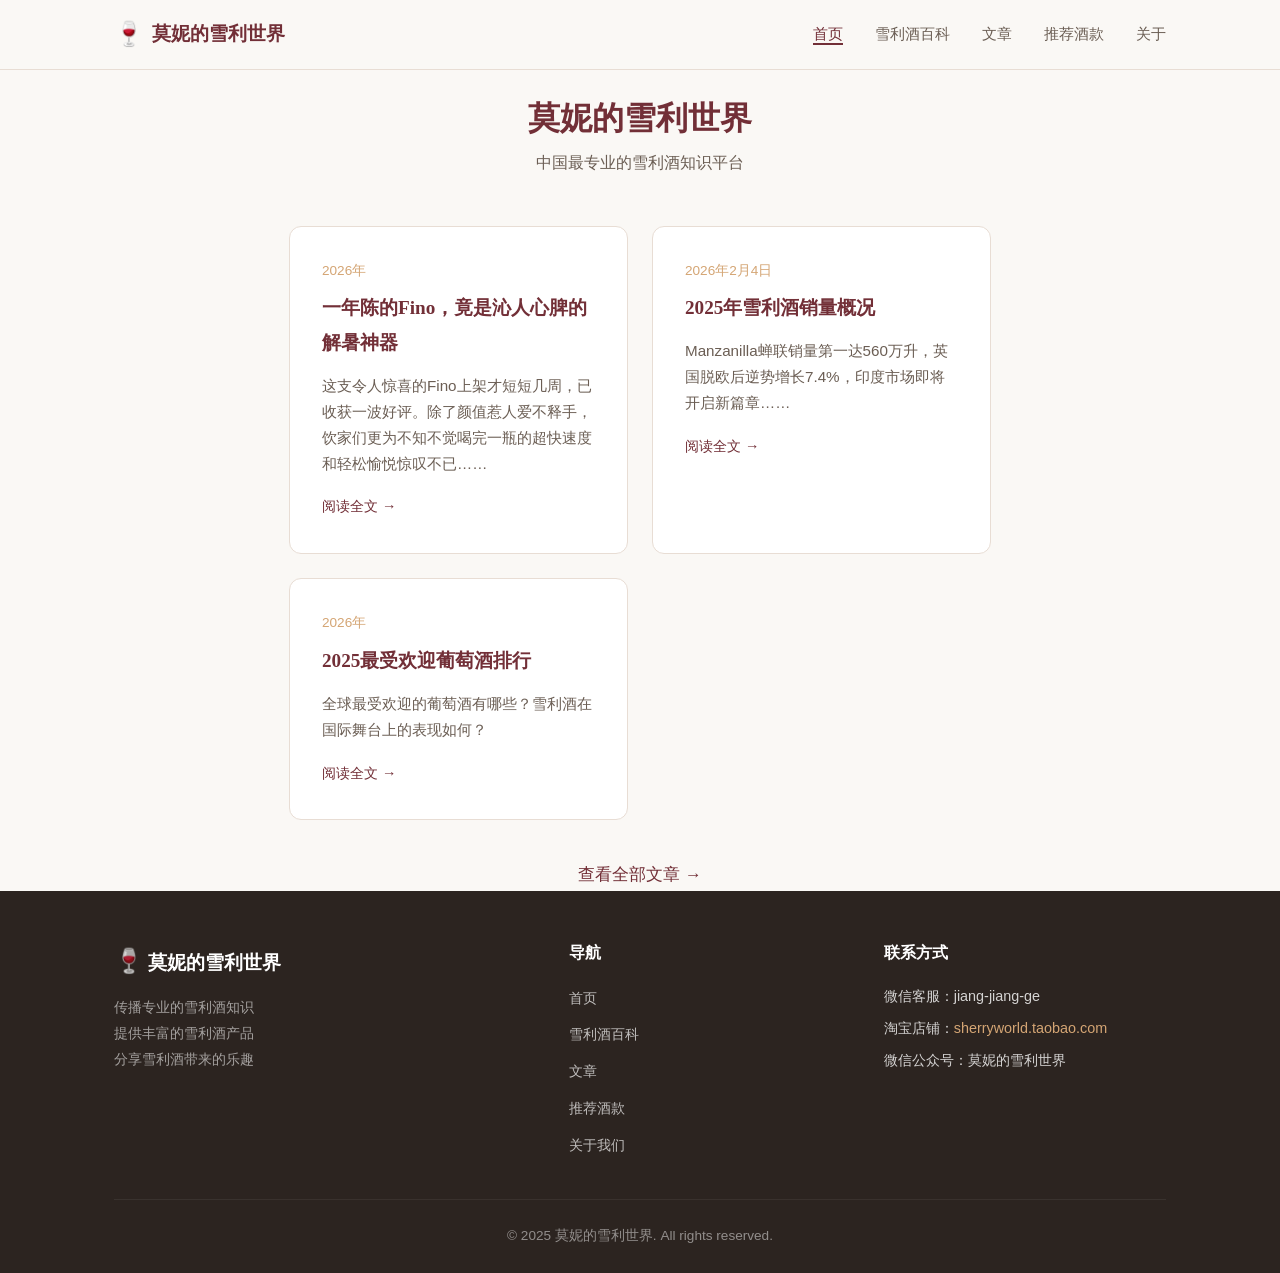
<file: index.html>
<!DOCTYPE html>
<html lang="zh-CN">
<head>
    <meta charset="UTF-8">
    <meta name="viewport" content="width=device-width, initial-scale=1.0">
    <title>莫妮的雪利世界 | 中国最专业的雪利酒知识平台</title>
    <meta name="description" content="中国最专业的雪利酒知识平台 - 雪利酒文化、品鉴与产区故事。">
    <meta name="msvalidate.01" content="79F5A1FC90BFB79ED8CACB3F2DA155F7" />
    <link rel="canonical" href="https://sherryworld.cn/">
    <link rel="stylesheet" href="style.css">
</head>
<body>
    <nav class="navbar">
        <div class="container nav-container">
            <a href="index.html" class="logo">
                <span class="logo-icon">🍷</span>
                <span class="logo-text">莫妮的雪利世界</span>
            </a>
            <ul class="nav-links">
                <li><a href="index.html" class="active">首页</a></li>
                <li><a href="guide.html">雪利酒百科</a></li>
                <li><a href="articles.html">文章</a></li>
                <li><a href="products.html">推荐酒款</a></li>
                <li><a href="about.html">关于</a></li>
            </ul>
            <button class="mobile-menu-btn" aria-label="菜单">☰</button>
        </div>
    </nav>

    <div class="article-page" style="padding-top: 6rem;">
        <div class="container">
            <h1 style="text-align:center; margin-bottom: 0.5rem;">莫妮的雪利世界</h1>
            <p style="text-align:center; color: var(--color-text-light); margin-bottom: 3rem;">中国最专业的雪利酒知识平台</p>

            <div class="articles-grid">
                <a href="articles/fino-summer-drink-2fcde904.html" class="article-card">
                    <div class="article-date">2026年</div>
                    <h3>一年陈的Fino，竟是沁人心脾的解暑神器</h3>
                    <p>这支令人惊喜的Fino上架才短短几周，已收获一波好评。除了颜值惹人爱不释手，饮家们更为不知不觉喝完一瓶的超快速度和轻松愉悦惊叹不已……</p>
                    <span class="read-more">阅读全文 →</span>
                </a>
                <a href="articles/2025-sherry-sales.html" class="article-card">
                    <div class="article-date">2026年2月4日</div>
                    <h3>2025年雪利酒销量概况</h3>
                    <p>Manzanilla蝉联销量第一达560万升，英国脱欧后逆势增长7.4%，印度市场即将开启新篇章……</p>
                    <span class="read-more">阅读全文 →</span>
                </a>
                <a href="articles/2025-popular-wines.html" class="article-card">
                    <div class="article-date">2026年</div>
                    <h3>2025最受欢迎葡萄酒排行</h3>
                    <p>全球最受欢迎的葡萄酒有哪些？雪利酒在国际舞台上的表现如何？</p>
                    <span class="read-more">阅读全文 →</span>
                </a>
            </div>

            <p style="text-align:center; margin-top: 2.5rem;">
                <a href="articles.html" class="read-more" style="font-size: 1.05rem;">查看全部文章 →</a>
            </p>
        </div>
    </div>

    <footer class="footer">
        <div class="container">
            <div class="footer-grid">
                <div class="footer-brand">
                    <span class="logo-icon">🍷</span>
                    <span class="logo-text">莫妮的雪利世界</span>
                    <p>传播专业的雪利酒知识<br>提供丰富的雪利酒产品<br>分享雪利酒带来的乐趣</p>
                </div>
                <div class="footer-links">
                    <h4>导航</h4>
                    <ul>
                        <li><a href="index.html">首页</a></li>
                        <li><a href="guide.html">雪利酒百科</a></li>
                        <li><a href="articles.html">文章</a></li>
                        <li><a href="products.html">推荐酒款</a></li>
                        <li><a href="about.html">关于我们</a></li>
                    </ul>
                </div>
                <div class="footer-contact">
                    <h4>联系方式</h4>
                    <p>微信客服：jiang-jiang-ge</p>
                    <p>淘宝店铺：<a href="https://sherryworld.taobao.com" target="_blank" rel="noopener">sherryworld.taobao.com</a></p>
                    <p>微信公众号：莫妮的雪利世界</p>
                </div>
            </div>
            <div class="footer-bottom">
                <p>&copy; 2025 莫妮的雪利世界. All rights reserved.</p>
            </div>
        </div>
    </footer>

    <script src="script.js"></script>
</body>
</html>
</file>
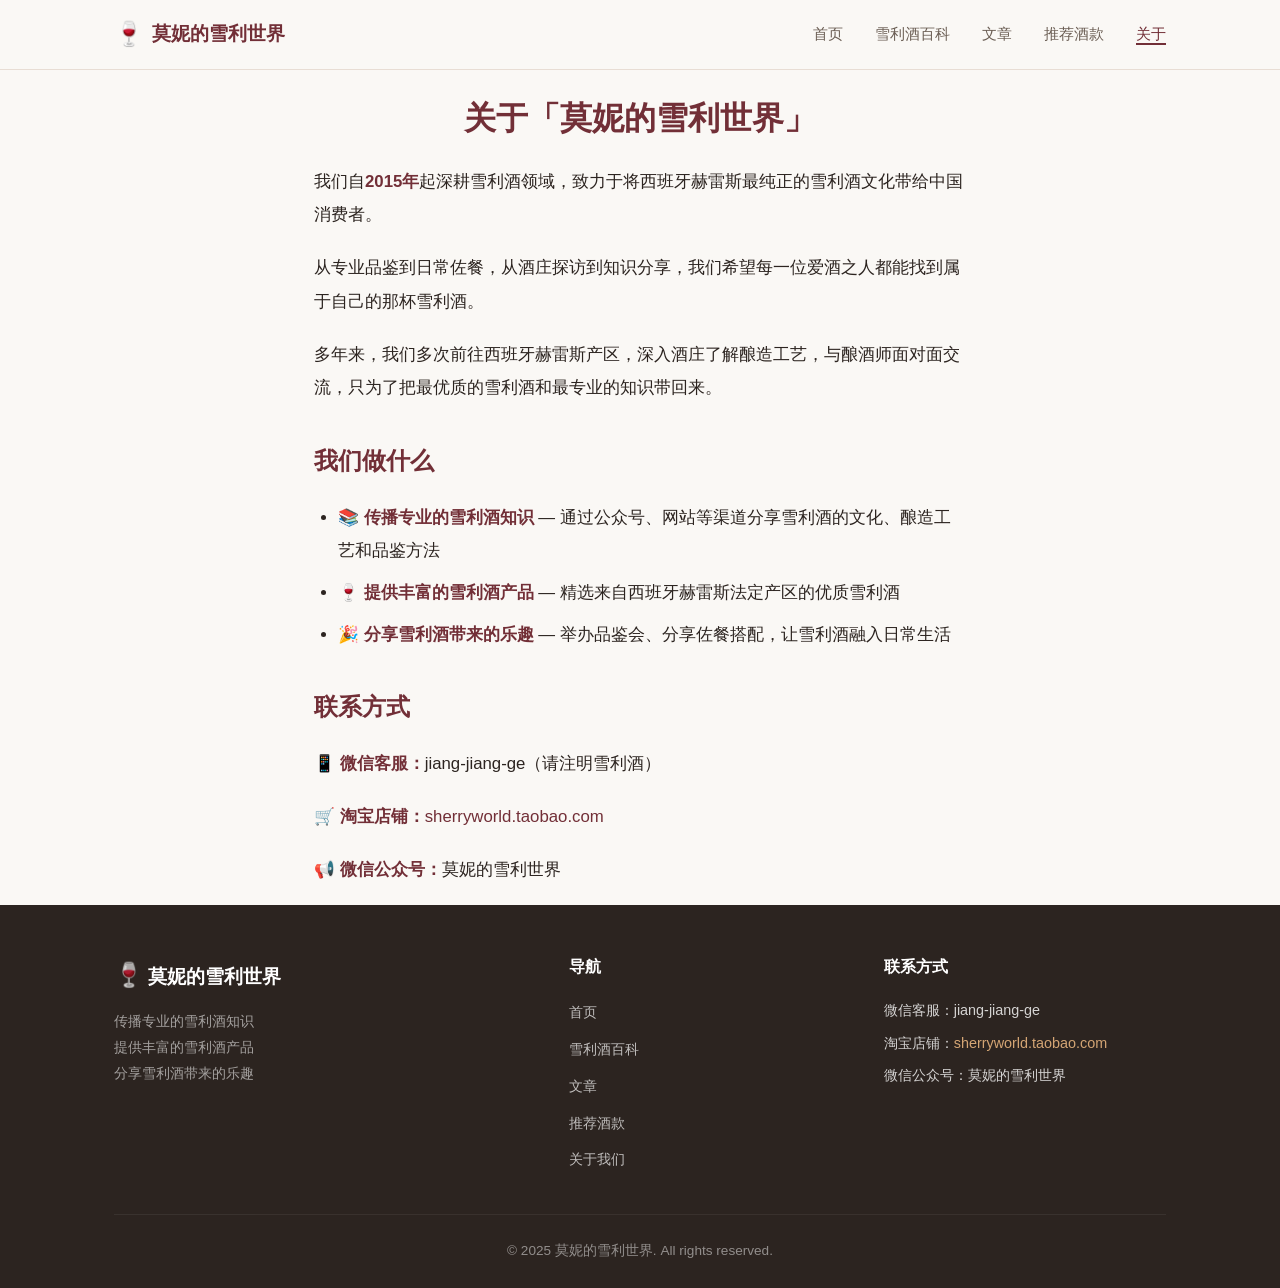
<file: about.html>
<!DOCTYPE html>
<html lang="zh-CN">
<head>
    <meta charset="UTF-8">
    <meta name="viewport" content="width=device-width, initial-scale=1.0">
    <title>关于 | 莫妮的雪利世界</title>
    <meta name="description" content="关于莫妮的雪利世界 - 自2015年起深耕雪利酒领域，致力于将西班牙赫雷斯最纯正的雪利酒文化带给中国消费者。">
    <link rel="canonical" href="https://sherryworld.cn/about.html">
    <link rel="stylesheet" href="style.css">
</head>
<body>
    <nav class="navbar">
        <div class="container nav-container">
            <a href="index.html" class="logo">
                <span class="logo-icon">🍷</span>
                <span class="logo-text">莫妮的雪利世界</span>
            </a>
            <ul class="nav-links">
                <li><a href="index.html">首页</a></li>
                <li><a href="guide.html">雪利酒百科</a></li>
                <li><a href="articles.html">文章</a></li>
                <li><a href="products.html">推荐酒款</a></li>
                <li><a href="about.html" class="active">关于</a></li>
            </ul>
            <button class="mobile-menu-btn" aria-label="菜单">☰</button>
        </div>
    </nav>

    <div class="article-page" style="padding-top: 6rem;">
        <div class="container" style="max-width: 700px;">
            <h1>关于「莫妮的雪利世界」</h1>

            <div class="article-body">
                <p>我们自<strong>2015年</strong>起深耕雪利酒领域，致力于将西班牙赫雷斯最纯正的雪利酒文化带给中国消费者。</p>

                <p>从专业品鉴到日常佐餐，从酒庄探访到知识分享，我们希望每一位爱酒之人都能找到属于自己的那杯雪利酒。</p>

                <p>多年来，我们多次前往西班牙赫雷斯产区，深入酒庄了解酿造工艺，与酿酒师面对面交流，只为了把最优质的雪利酒和最专业的知识带回来。</p>

                <h2>我们做什么</h2>
                <ul>
                    <li><strong>📚 传播专业的雪利酒知识</strong> — 通过公众号、网站等渠道分享雪利酒的文化、酿造工艺和品鉴方法</li>
                    <li><strong>🍷 提供丰富的雪利酒产品</strong> — 精选来自西班牙赫雷斯法定产区的优质雪利酒</li>
                    <li><strong>🎉 分享雪利酒带来的乐趣</strong> — 举办品鉴会、分享佐餐搭配，让雪利酒融入日常生活</li>
                </ul>

                <h2>联系方式</h2>
                <p>📱 <strong>微信客服：</strong>jiang-jiang-ge（请注明雪利酒）</p>
                <p>🛒 <strong>淘宝店铺：</strong><a href="https://sherryworld.taobao.com" target="_blank" rel="noopener">sherryworld.taobao.com</a></p>
                <p>📢 <strong>微信公众号：</strong>莫妮的雪利世界</p>
            </div>
        </div>
    </div>

    <footer class="footer">
        <div class="container">
            <div class="footer-grid">
                <div class="footer-brand">
                    <span class="logo-icon">🍷</span>
                    <span class="logo-text">莫妮的雪利世界</span>
                    <p>传播专业的雪利酒知识<br>提供丰富的雪利酒产品<br>分享雪利酒带来的乐趣</p>
                </div>
                <div class="footer-links">
                    <h4>导航</h4>
                    <ul>
                        <li><a href="index.html">首页</a></li>
                        <li><a href="guide.html">雪利酒百科</a></li>
                        <li><a href="articles.html">文章</a></li>
                        <li><a href="products.html">推荐酒款</a></li>
                        <li><a href="about.html">关于我们</a></li>
                    </ul>
                </div>
                <div class="footer-contact">
                    <h4>联系方式</h4>
                    <p>微信客服：jiang-jiang-ge</p>
                    <p>淘宝店铺：<a href="https://sherryworld.taobao.com" target="_blank" rel="noopener">sherryworld.taobao.com</a></p>
                    <p>微信公众号：莫妮的雪利世界</p>
                </div>
            </div>
            <div class="footer-bottom">
                <p>&copy; 2025 莫妮的雪利世界. All rights reserved.</p>
            </div>
        </div>
    </footer>

    <script src="script.js"></script>
</body>
</html>
</file>
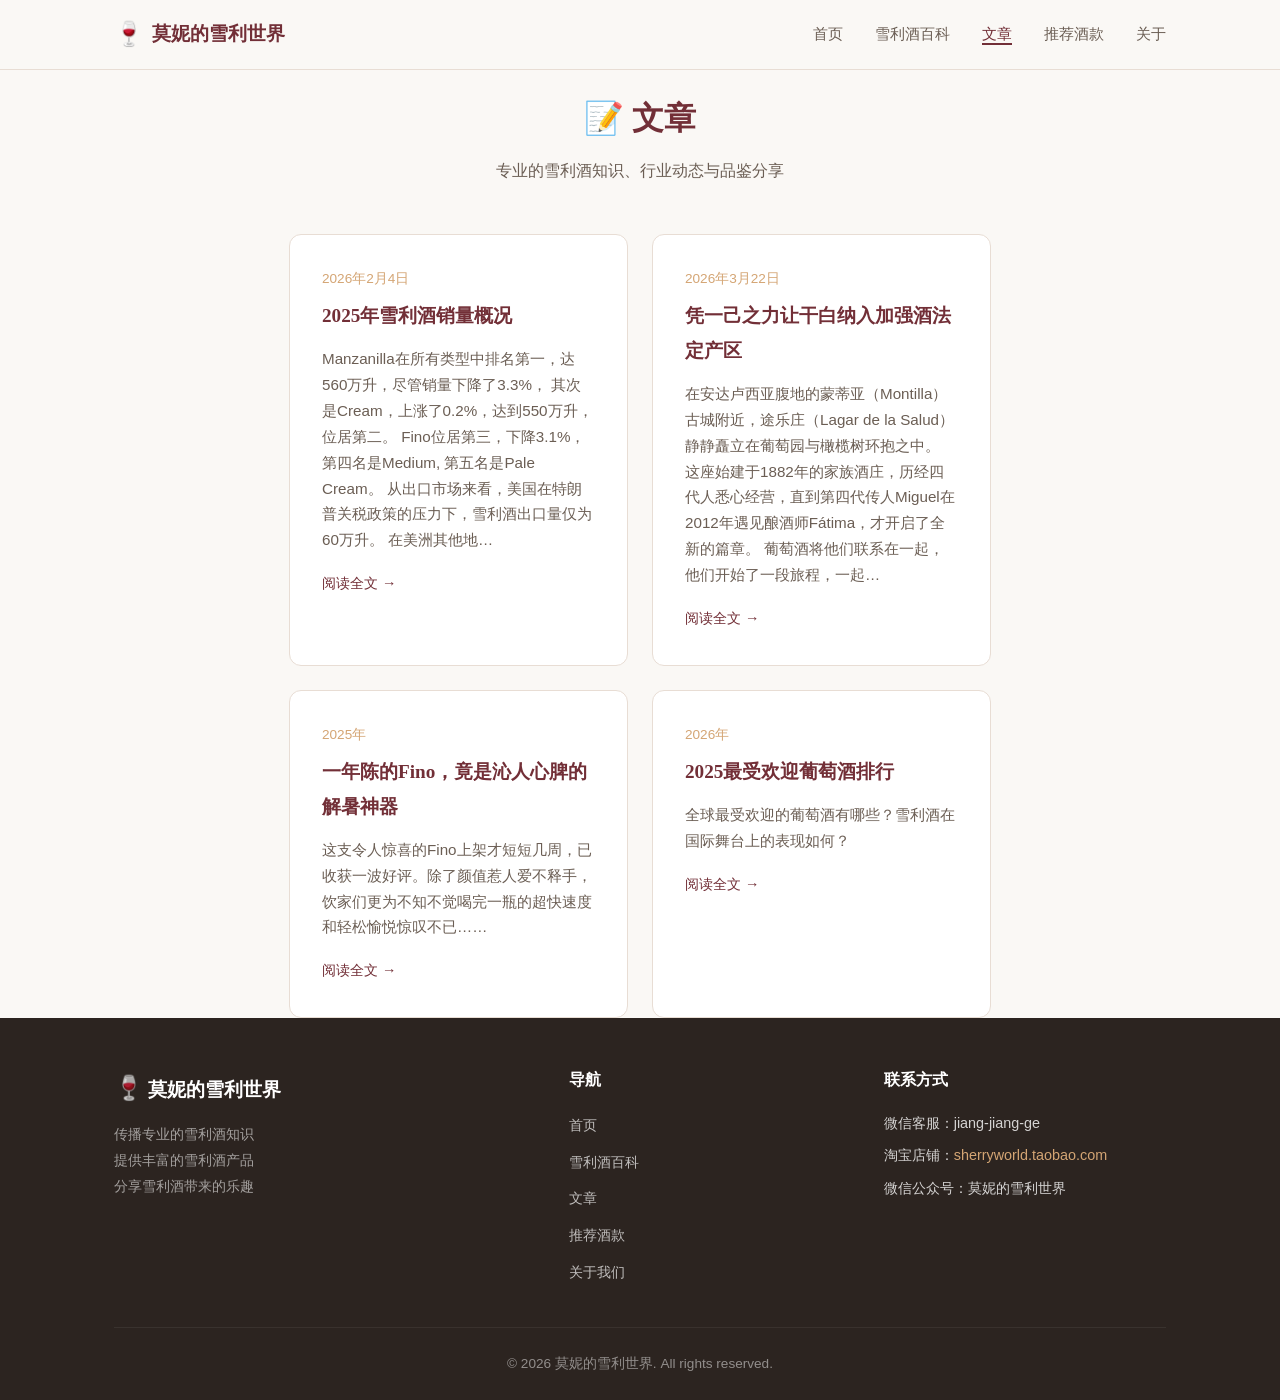
<file: articles.html>
<!DOCTYPE html>
<html lang="zh-CN">
<head>
    <meta charset="UTF-8">
    <meta name="viewport" content="width=device-width, initial-scale=1.0">
    <title>文章 | 莫妮的雪利世界</title>
    <meta name="description" content="莫妮的雪利世界文章合集 - 专业的雪利酒知识、行业动态、品鉴分享。">
    <meta name="keywords" content="雪利酒文章,雪利酒知识,雪利酒新闻,莫妮的雪利世界">
    <link rel="canonical" href="https://sherryworld.cn/articles.html">
    <link rel="stylesheet" href="style.css">
</head>
<body>
    <nav class="navbar">
        <div class="container nav-container">
            <a href="index.html" class="logo">
                <span class="logo-icon">🍷</span>
                <span class="logo-text">莫妮的雪利世界</span>
            </a>
            <ul class="nav-links">
                <li><a href="index.html">首页</a></li>
                <li><a href="guide.html">雪利酒百科</a></li>
                <li><a href="articles.html" class="active">文章</a></li>
                <li><a href="products.html">推荐酒款</a></li>
                <li><a href="about.html">关于</a></li>
            </ul>
            <button class="mobile-menu-btn" aria-label="菜单">☰</button>
        </div>
    </nav>

    <div class="article-page" style="padding-top: 6rem;">
        <div class="container">
            <h1 style="text-align:center; margin-bottom: 1rem;">📝 文章</h1>
            <p style="text-align:center; color: var(--color-text-light); margin-bottom: 3rem;">专业的雪利酒知识、行业动态与品鉴分享</p>

            <div class="articles-grid" id="articles-grid"></div>
            <p id="articles-load-status" style="text-align:center; color: var(--color-text-light); margin-top: 0.5rem;">加载中…</p>
            <p id="articles-error" style="display:none; text-align:center; color: #a33; margin-top: 0.5rem;"></p>
        </div>
    </div>

    <footer class="footer">
        <div class="container">
            <div class="footer-grid">
                <div class="footer-brand">
                    <span class="logo-icon">🍷</span>
                    <span class="logo-text">莫妮的雪利世界</span>
                    <p>传播专业的雪利酒知识<br>提供丰富的雪利酒产品<br>分享雪利酒带来的乐趣</p>
                </div>
                <div class="footer-links">
                    <h4>导航</h4>
                    <ul>
                        <li><a href="index.html">首页</a></li>
                        <li><a href="guide.html">雪利酒百科</a></li>
                        <li><a href="articles.html">文章</a></li>
                        <li><a href="products.html">推荐酒款</a></li>
                        <li><a href="about.html">关于我们</a></li>
                    </ul>
                </div>
                <div class="footer-contact">
                    <h4>联系方式</h4>
                    <p>微信客服：jiang-jiang-ge</p>
                    <p>淘宝店铺：<a href="https://sherryworld.taobao.com" target="_blank" rel="noopener">sherryworld.taobao.com</a></p>
                    <p>微信公众号：莫妮的雪利世界</p>
                </div>
            </div>
            <div class="footer-bottom">
                <p>&copy; 2026 莫妮的雪利世界. All rights reserved.</p>
            </div>
        </div>
    </footer>

    <script>
    (function () {
        var grid = document.getElementById('articles-grid');
        var loading = document.getElementById('articles-load-status');
        var errEl = document.getElementById('articles-error');
        if (!grid || !loading) return;

        fetch('articles.json', { cache: 'no-store' })
            .then(function (r) {
                if (!r.ok) throw new Error('http ' + r.status);
                return r.json();
            })
            .then(function (items) {
                loading.style.display = 'none';
                grid.innerHTML = '';
                if (!items || !items.length) {
                    var empty = document.createElement('p');
                    empty.style.cssText = 'grid-column:1/-1;text-align:center;color:var(--color-text-light)';
                    empty.textContent = '暂无已发布文章。';
                    grid.appendChild(empty);
                    return;
                }
                items.forEach(function (it) {
                    var a = document.createElement('a');
                    a.href = it.href || '#';
                    a.className = 'article-card';
                    var d = document.createElement('div');
                    d.className = 'article-date';
                    d.textContent = it.date_label || '';
                    var h3 = document.createElement('h3');
                    h3.textContent = it.title || '';
                    var p = document.createElement('p');
                    p.textContent = it.excerpt || '';
                    var span = document.createElement('span');
                    span.className = 'read-more';
                    span.textContent = '阅读全文 →';
                    a.appendChild(d);
                    a.appendChild(h3);
                    a.appendChild(p);
                    a.appendChild(span);
                    grid.appendChild(a);
                });
            })
            .catch(function () {
                loading.style.display = 'none';
                if (errEl) {
                    errEl.style.display = 'block';
                    errEl.textContent = '文章列表加载失败（缺少 articles.json 或网络错误），请刷新或联系管理员更新站点。';
                }
            });
    })();
    </script>
    <script src="script.js"></script>
</body>
</html>
</file>
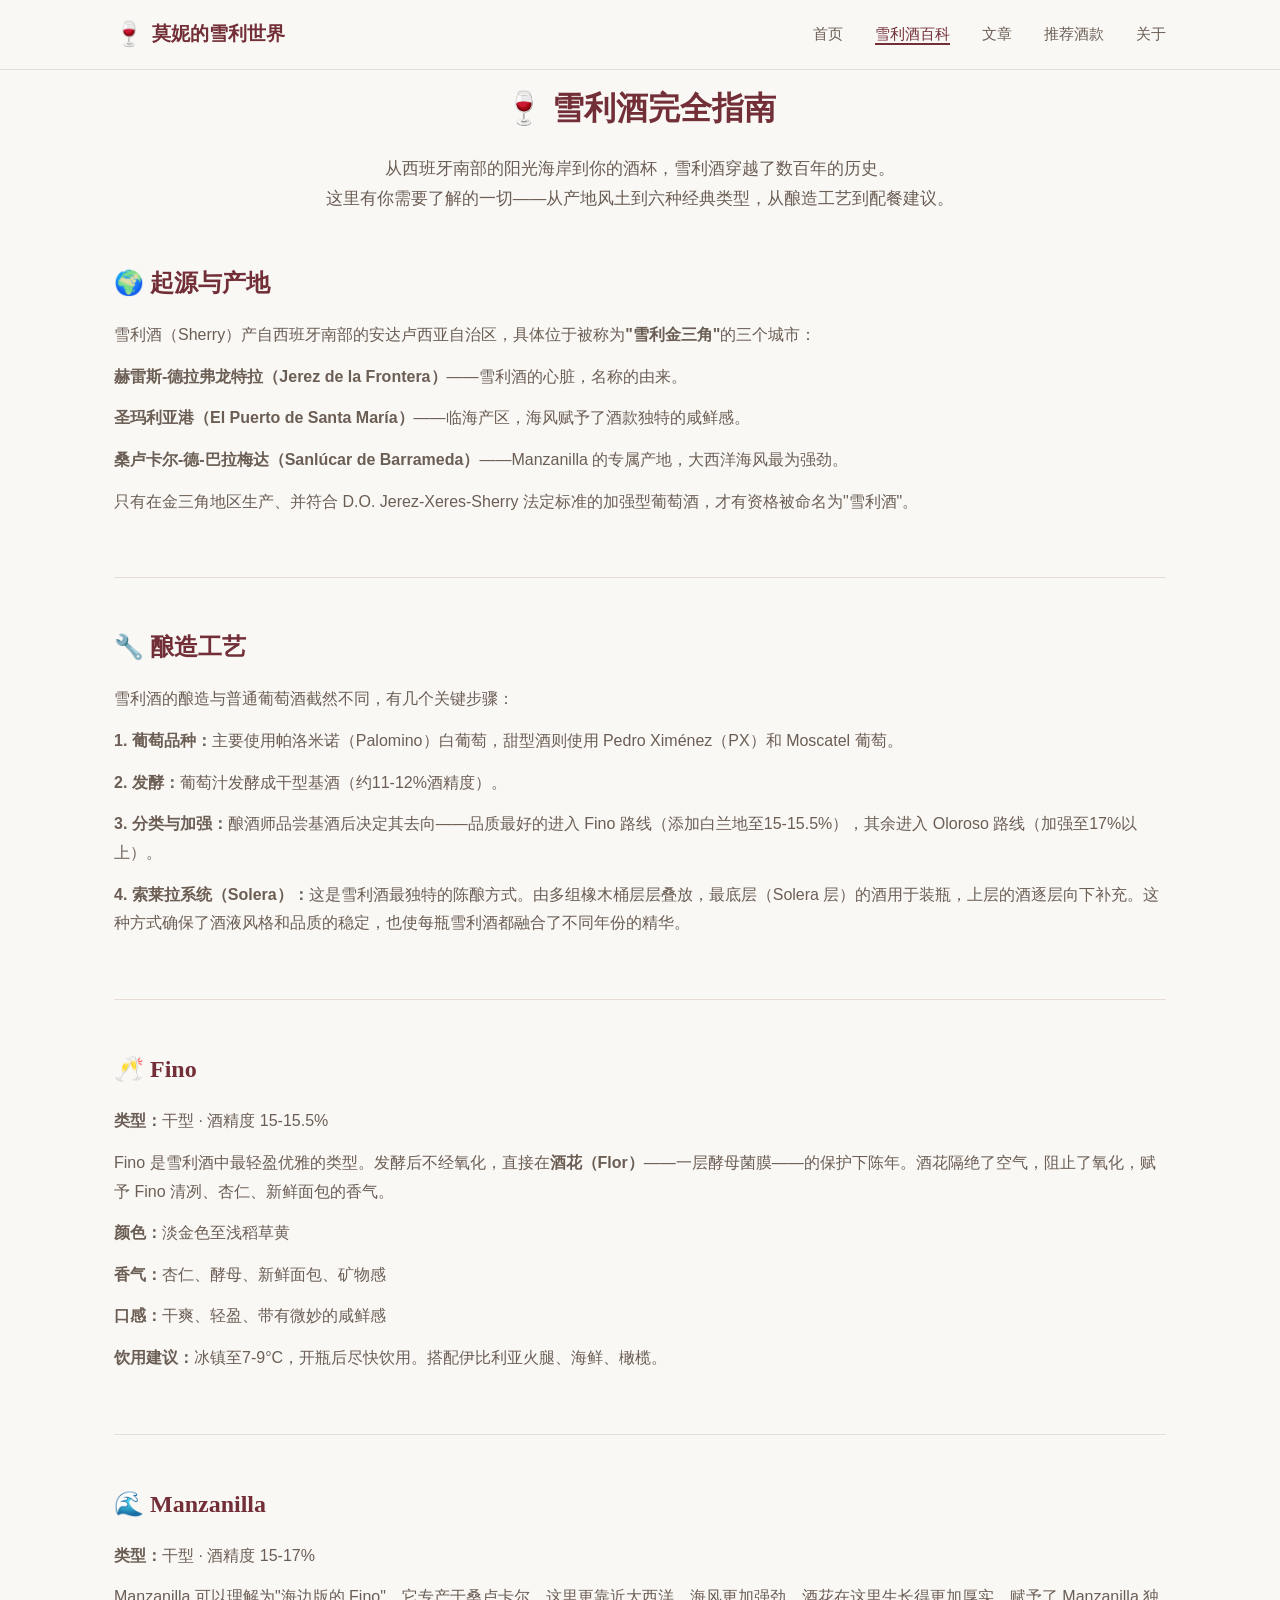
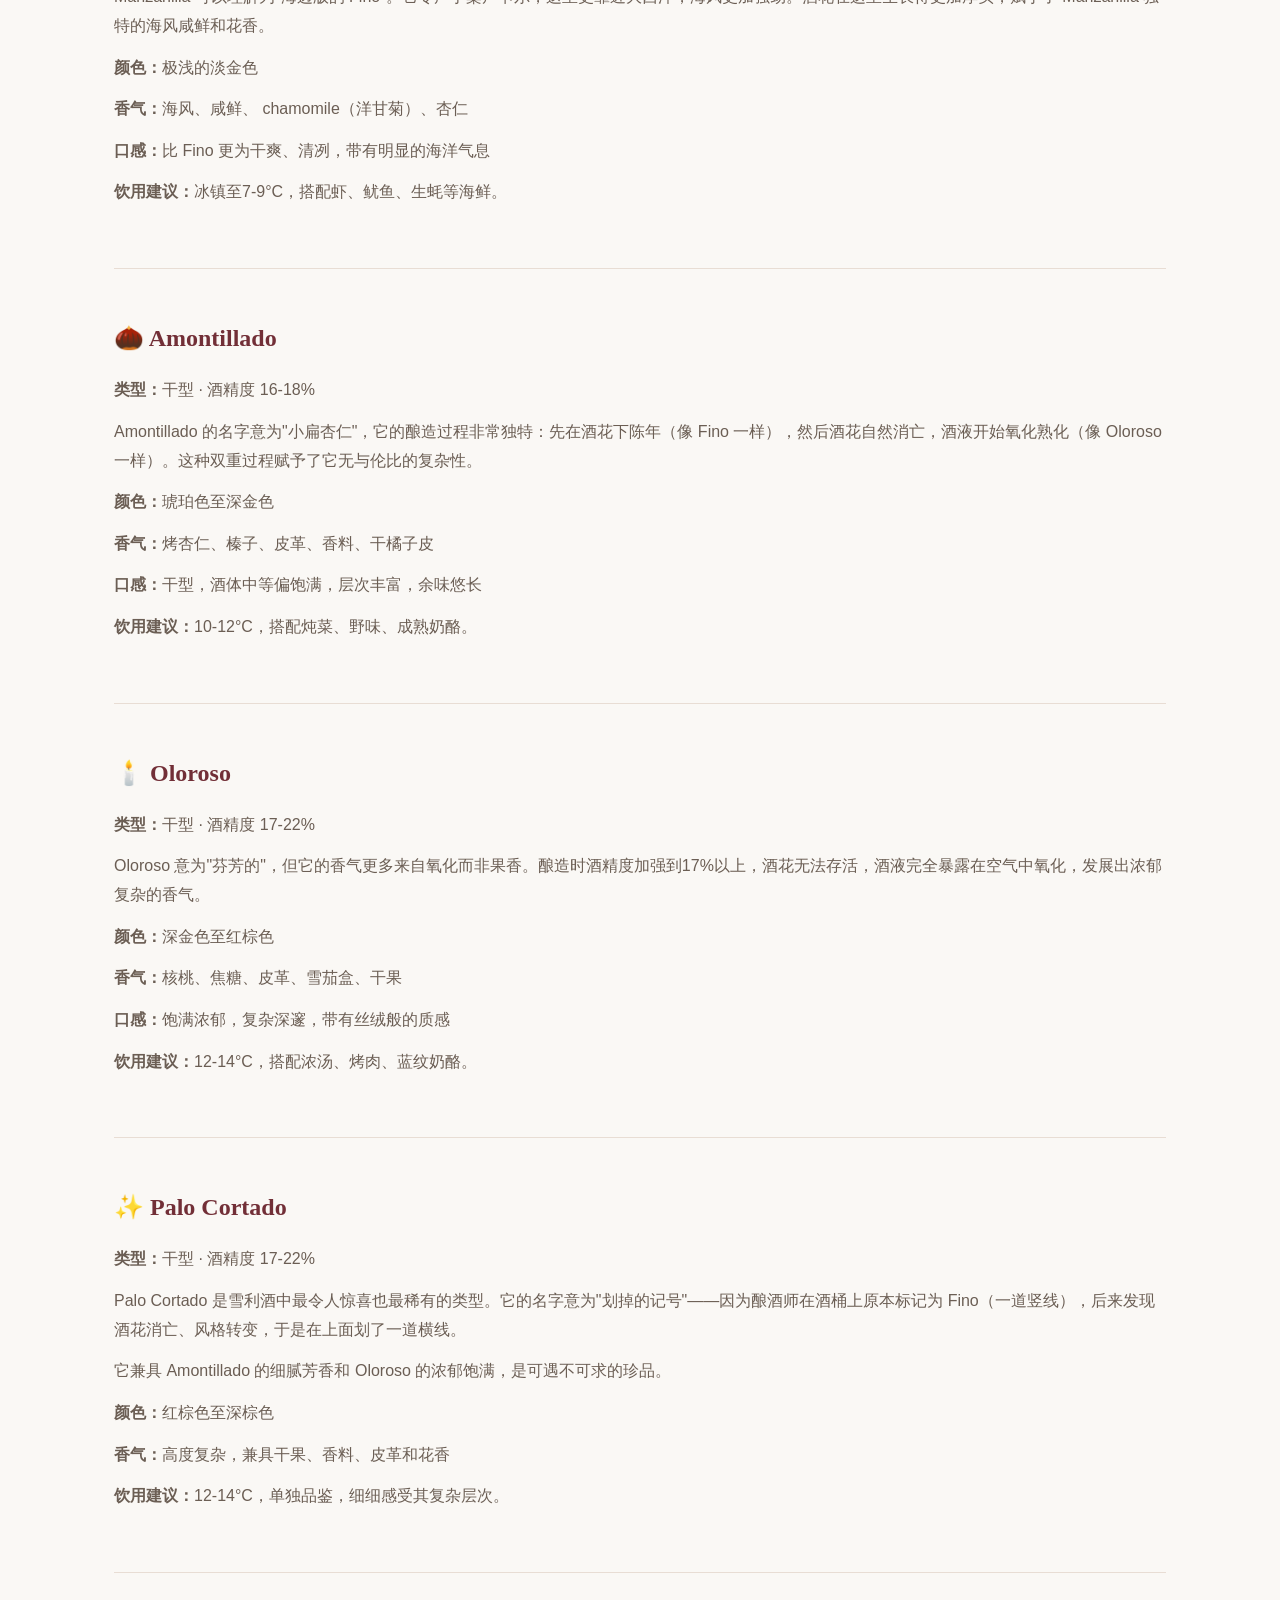
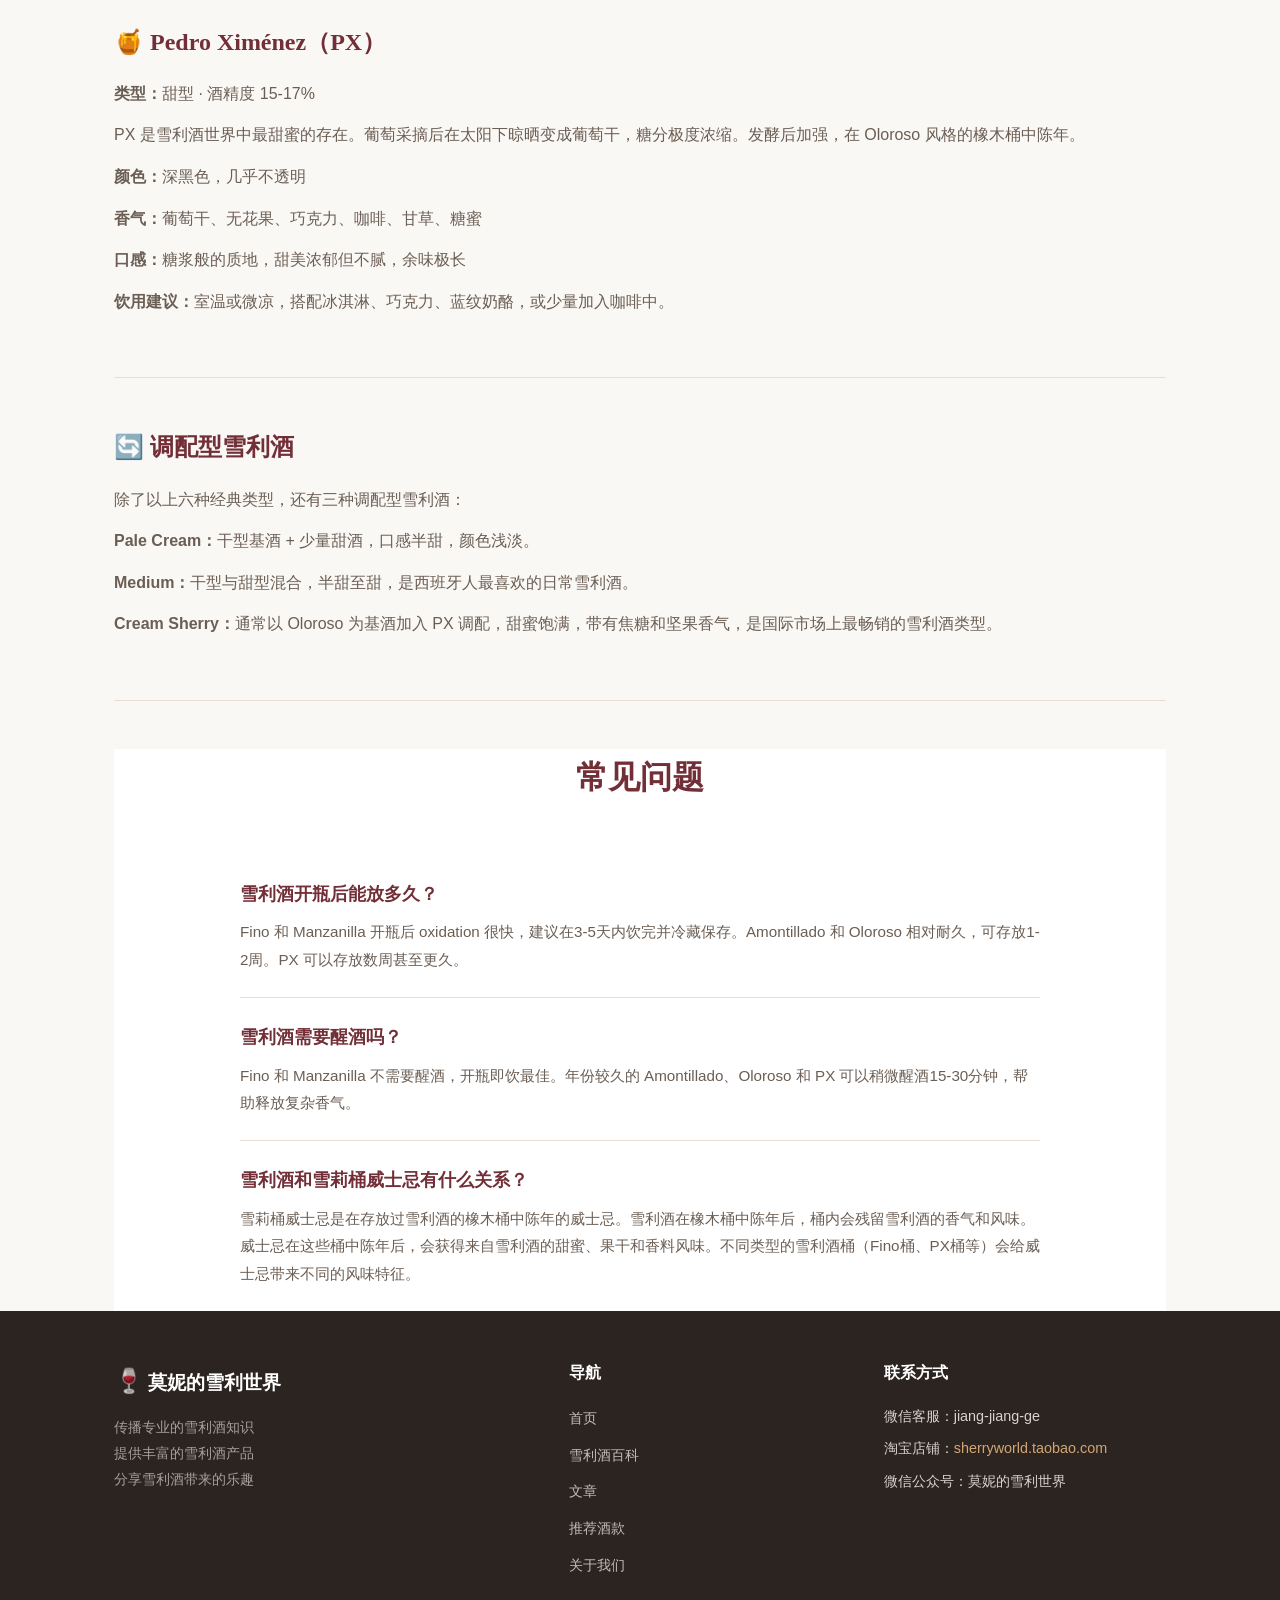
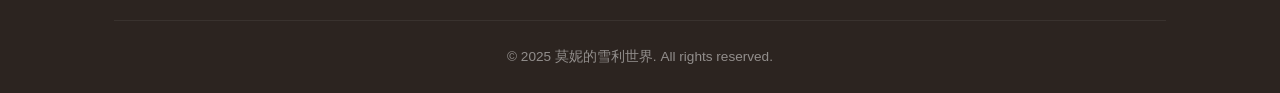
<file: guide.html>
<!DOCTYPE html>
<html lang="zh-CN">
<head>
    <meta charset="UTF-8">
    <meta name="viewport" content="width=device-width, initial-scale=1.0">
    <title>雪利酒百科 | 莫妮的雪利世界</title>
    <meta name="description" content="雪利酒完全指南：了解雪利酒的种类（Fino、Amontillado、Oloroso、PX等）、酿造工艺、饮用方法和配餐建议。">
    <meta name="keywords" content="雪利酒百科,雪利酒种类,雪利酒入门,Fino,Amontillado,Oloroso,Pedro Ximenez,Manzanilla,Palo Cortado,雪利酒酿造">
    
    <link rel="canonical" href="https://sherryworld.cn/guide.html">
    <script type="application/ld+json">
    {
        "@context": "https://schema.org",
        "@type": "Article",
        "headline": "雪利酒完全指南 - 莫妮的雪利世界",
        "description": "了解雪利酒的种类、酿造工艺、饮用方法和配餐建议",
        "author": {"@type": "Organization", "name": "莫妮的雪利世界"},
        "publisher": {"@type": "Organization", "name": "莫妮的雪利世界"}
    }
    </script>
    <link rel="stylesheet" href="style.css">
</head>
<body>
    <nav class="navbar">
        <div class="container nav-container">
            <a href="index.html" class="logo">
                <span class="logo-icon">🍷</span>
                <span class="logo-text">莫妮的雪利世界</span>
            </a>
            <ul class="nav-links">
                <li><a href="index.html">首页</a></li>
                <li><a href="guide.html" class="active">雪利酒百科</a></li>
                <li><a href="articles.html">文章</a></li>
                <li><a href="products.html">推荐酒款</a></li>
                <li><a href="about.html">关于</a></li>
            </ul>
            <button class="mobile-menu-btn" aria-label="菜单">☰</button>
        </div>
    </nav>

    <div class="guide-page">
        <div class="container">
            <h1>🍷 雪利酒完全指南</h1>
            <p class="guide-intro">
                从西班牙南部的阳光海岸到你的酒杯，雪利酒穿越了数百年的历史。<br>
                这里有你需要了解的一切——从产地风土到六种经典类型，从酿造工艺到配餐建议。
            </p>

            <!-- 起源与产地 -->
            <div class="guide-section">
                <h2>🌍 起源与产地</h2>
                <p>雪利酒（Sherry）产自西班牙南部的安达卢西亚自治区，具体位于被称为<strong>"雪利金三角"</strong>的三个城市：</p>
                <p><strong>赫雷斯-德拉弗龙特拉（Jerez de la Frontera）</strong>——雪利酒的心脏，名称的由来。</p>
                <p><strong>圣玛利亚港（El Puerto de Santa María）</strong>——临海产区，海风赋予了酒款独特的咸鲜感。</p>
                <p><strong>桑卢卡尔-德-巴拉梅达（Sanlúcar de Barrameda）</strong>——Manzanilla 的专属产地，大西洋海风最为强劲。</p>
                <p>只有在金三角地区生产、并符合 D.O. Jerez-Xeres-Sherry 法定标准的加强型葡萄酒，才有资格被命名为"雪利酒"。</p>
            </div>

            <!-- 酿造工艺 -->
            <div class="guide-section">
                <h2>🔧 酿造工艺</h2>
                <p>雪利酒的酿造与普通葡萄酒截然不同，有几个关键步骤：</p>
                <p><strong>1. 葡萄品种：</strong>主要使用帕洛米诺（Palomino）白葡萄，甜型酒则使用 Pedro Ximénez（PX）和 Moscatel 葡萄。</p>
                <p><strong>2. 发酵：</strong>葡萄汁发酵成干型基酒（约11-12%酒精度）。</p>
                <p><strong>3. 分类与加强：</strong>酿酒师品尝基酒后决定其去向——品质最好的进入 Fino 路线（添加白兰地至15-15.5%），其余进入 Oloroso 路线（加强至17%以上）。</p>
                <p><strong>4. 索莱拉系统（Solera）：</strong>这是雪利酒最独特的陈酿方式。由多组橡木桶层层叠放，最底层（Solera 层）的酒用于装瓶，上层的酒逐层向下补充。这种方式确保了酒液风格和品质的稳定，也使每瓶雪利酒都融合了不同年份的精华。</p>
            </div>

            <!-- Fino -->
            <div class="guide-section" id="fino">
                <h2>🥂 Fino</h2>
                <p><strong>类型：</strong>干型 · 酒精度 15-15.5%</p>
                <p>Fino 是雪利酒中最轻盈优雅的类型。发酵后不经氧化，直接在<strong>酒花（Flor）</strong>——一层酵母菌膜——的保护下陈年。酒花隔绝了空气，阻止了氧化，赋予 Fino 清冽、杏仁、新鲜面包的香气。</p>
                <p><strong>颜色：</strong>淡金色至浅稻草黄</p>
                <p><strong>香气：</strong>杏仁、酵母、新鲜面包、矿物感</p>
                <p><strong>口感：</strong>干爽、轻盈、带有微妙的咸鲜感</p>
                <p><strong>饮用建议：</strong>冰镇至7-9°C，开瓶后尽快饮用。搭配伊比利亚火腿、海鲜、橄榄。</p>
            </div>

            <!-- Manzanilla -->
            <div class="guide-section" id="manzanilla">
                <h2>🌊 Manzanilla</h2>
                <p><strong>类型：</strong>干型 · 酒精度 15-17%</p>
                <p>Manzanilla 可以理解为"海边版的 Fino"。它专产于桑卢卡尔，这里更靠近大西洋，海风更加强劲。酒花在这里生长得更加厚实，赋予了 Manzanilla 独特的海风咸鲜和花香。</p>
                <p><strong>颜色：</strong>极浅的淡金色</p>
                <p><strong>香气：</strong>海风、咸鲜、 chamomile（洋甘菊）、杏仁</p>
                <p><strong>口感：</strong>比 Fino 更为干爽、清冽，带有明显的海洋气息</p>
                <p><strong>饮用建议：</strong>冰镇至7-9°C，搭配虾、鱿鱼、生蚝等海鲜。</p>
            </div>

            <!-- Amontillado -->
            <div class="guide-section" id="amontillado">
                <h2>🌰 Amontillado</h2>
                <p><strong>类型：</strong>干型 · 酒精度 16-18%</p>
                <p>Amontillado 的名字意为"小扁杏仁"，它的酿造过程非常独特：先在酒花下陈年（像 Fino 一样），然后酒花自然消亡，酒液开始氧化熟化（像 Oloroso 一样）。这种双重过程赋予了它无与伦比的复杂性。</p>
                <p><strong>颜色：</strong>琥珀色至深金色</p>
                <p><strong>香气：</strong>烤杏仁、榛子、皮革、香料、干橘子皮</p>
                <p><strong>口感：</strong>干型，酒体中等偏饱满，层次丰富，余味悠长</p>
                <p><strong>饮用建议：</strong>10-12°C，搭配炖菜、野味、成熟奶酪。</p>
            </div>

            <!-- Oloroso -->
            <div class="guide-section" id="oloroso">
                <h2>🕯️ Oloroso</h2>
                <p><strong>类型：</strong>干型 · 酒精度 17-22%</p>
                <p>Oloroso 意为"芬芳的"，但它的香气更多来自氧化而非果香。酿造时酒精度加强到17%以上，酒花无法存活，酒液完全暴露在空气中氧化，发展出浓郁复杂的香气。</p>
                <p><strong>颜色：</strong>深金色至红棕色</p>
                <p><strong>香气：</strong>核桃、焦糖、皮革、雪茄盒、干果</p>
                <p><strong>口感：</strong>饱满浓郁，复杂深邃，带有丝绒般的质感</p>
                <p><strong>饮用建议：</strong>12-14°C，搭配浓汤、烤肉、蓝纹奶酪。</p>
            </div>

            <!-- Palo Cortado -->
            <div class="guide-section" id="palo-cortado">
                <h2>✨ Palo Cortado</h2>
                <p><strong>类型：</strong>干型 · 酒精度 17-22%</p>
                <p>Palo Cortado 是雪利酒中最令人惊喜也最稀有的类型。它的名字意为"划掉的记号"——因为酿酒师在酒桶上原本标记为 Fino（一道竖线），后来发现酒花消亡、风格转变，于是在上面划了一道横线。</p>
                <p>它兼具 Amontillado 的细腻芳香和 Oloroso 的浓郁饱满，是可遇不可求的珍品。</p>
                <p><strong>颜色：</strong>红棕色至深棕色</p>
                <p><strong>香气：</strong>高度复杂，兼具干果、香料、皮革和花香</p>
                <p><strong>饮用建议：</strong>12-14°C，单独品鉴，细细感受其复杂层次。</p>
            </div>

            <!-- Pedro Ximénez -->
            <div class="guide-section" id="px">
                <h2>🍯 Pedro Ximénez（PX）</h2>
                <p><strong>类型：</strong>甜型 · 酒精度 15-17%</p>
                <p>PX 是雪利酒世界中最甜蜜的存在。葡萄采摘后在太阳下晾晒变成葡萄干，糖分极度浓缩。发酵后加强，在 Oloroso 风格的橡木桶中陈年。</p>
                <p><strong>颜色：</strong>深黑色，几乎不透明</p>
                <p><strong>香气：</strong>葡萄干、无花果、巧克力、咖啡、甘草、糖蜜</p>
                <p><strong>口感：</strong>糖浆般的质地，甜美浓郁但不腻，余味极长</p>
                <p><strong>饮用建议：</strong>室温或微凉，搭配冰淇淋、巧克力、蓝纹奶酪，或少量加入咖啡中。</p>
            </div>

            <!-- 调配型 -->
            <div class="guide-section">
                <h2>🔄 调配型雪利酒</h2>
                <p>除了以上六种经典类型，还有三种调配型雪利酒：</p>
                <p><strong>Pale Cream：</strong>干型基酒 + 少量甜酒，口感半甜，颜色浅淡。</p>
                <p><strong>Medium：</strong>干型与甜型混合，半甜至甜，是西班牙人最喜欢的日常雪利酒。</p>
                <p><strong>Cream Sherry：</strong>通常以 Oloroso 为基酒加入 PX 调配，甜蜜饱满，带有焦糖和坚果香气，是国际市场上最畅销的雪利酒类型。</p>
            </div>

            <!-- FAQ -->
            <div class="faq-section">
                <div class="section-header">
                    <h2>常见问题</h2>
                </div>
                <div class="faq-list">
                    <div class="faq-item">
                        <h3>雪利酒开瓶后能放多久？</h3>
                        <p>Fino 和 Manzanilla 开瓶后 oxidation 很快，建议在3-5天内饮完并冷藏保存。Amontillado 和 Oloroso 相对耐久，可存放1-2周。PX 可以存放数周甚至更久。</p>
                    </div>
                    <div class="faq-item">
                        <h3>雪利酒需要醒酒吗？</h3>
                        <p>Fino 和 Manzanilla 不需要醒酒，开瓶即饮最佳。年份较久的 Amontillado、Oloroso 和 PX 可以稍微醒酒15-30分钟，帮助释放复杂香气。</p>
                    </div>
                    <div class="faq-item">
                        <h3>雪利酒和雪莉桶威士忌有什么关系？</h3>
                        <p>雪莉桶威士忌是在存放过雪利酒的橡木桶中陈年的威士忌。雪利酒在橡木桶中陈年后，桶内会残留雪利酒的香气和风味。威士忌在这些桶中陈年后，会获得来自雪利酒的甜蜜、果干和香料风味。不同类型的雪利酒桶（Fino桶、PX桶等）会给威士忌带来不同的风味特征。</p>
                    </div>
                </div>
            </div>
        </div>
    </div>

    <!-- Footer -->
    <footer class="footer">
        <div class="container">
            <div class="footer-grid">
                <div class="footer-brand">
                    <span class="logo-icon">🍷</span>
                    <span class="logo-text">莫妮的雪利世界</span>
                    <p>传播专业的雪利酒知识<br>提供丰富的雪利酒产品<br>分享雪利酒带来的乐趣</p>
                </div>
                <div class="footer-links">
                    <h4>导航</h4>
                    <ul>
                        <li><a href="index.html">首页</a></li>
                        <li><a href="guide.html">雪利酒百科</a></li>
                        <li><a href="articles.html">文章</a></li>
                        <li><a href="products.html">推荐酒款</a></li>
                        <li><a href="about.html">关于我们</a></li>
                    </ul>
                </div>
                <div class="footer-contact">
                    <h4>联系方式</h4>
                    <p>微信客服：jiang-jiang-ge</p>
                    <p>淘宝店铺：<a href="https://sherryworld.taobao.com" target="_blank" rel="noopener">sherryworld.taobao.com</a></p>
                    <p>微信公众号：莫妮的雪利世界</p>
                </div>
            </div>
            <div class="footer-bottom">
                <p>&copy; 2025 莫妮的雪利世界. All rights reserved.</p>
            </div>
        </div>
    </footer>

    <script src="script.js"></script>
</body>
</html>
</file>
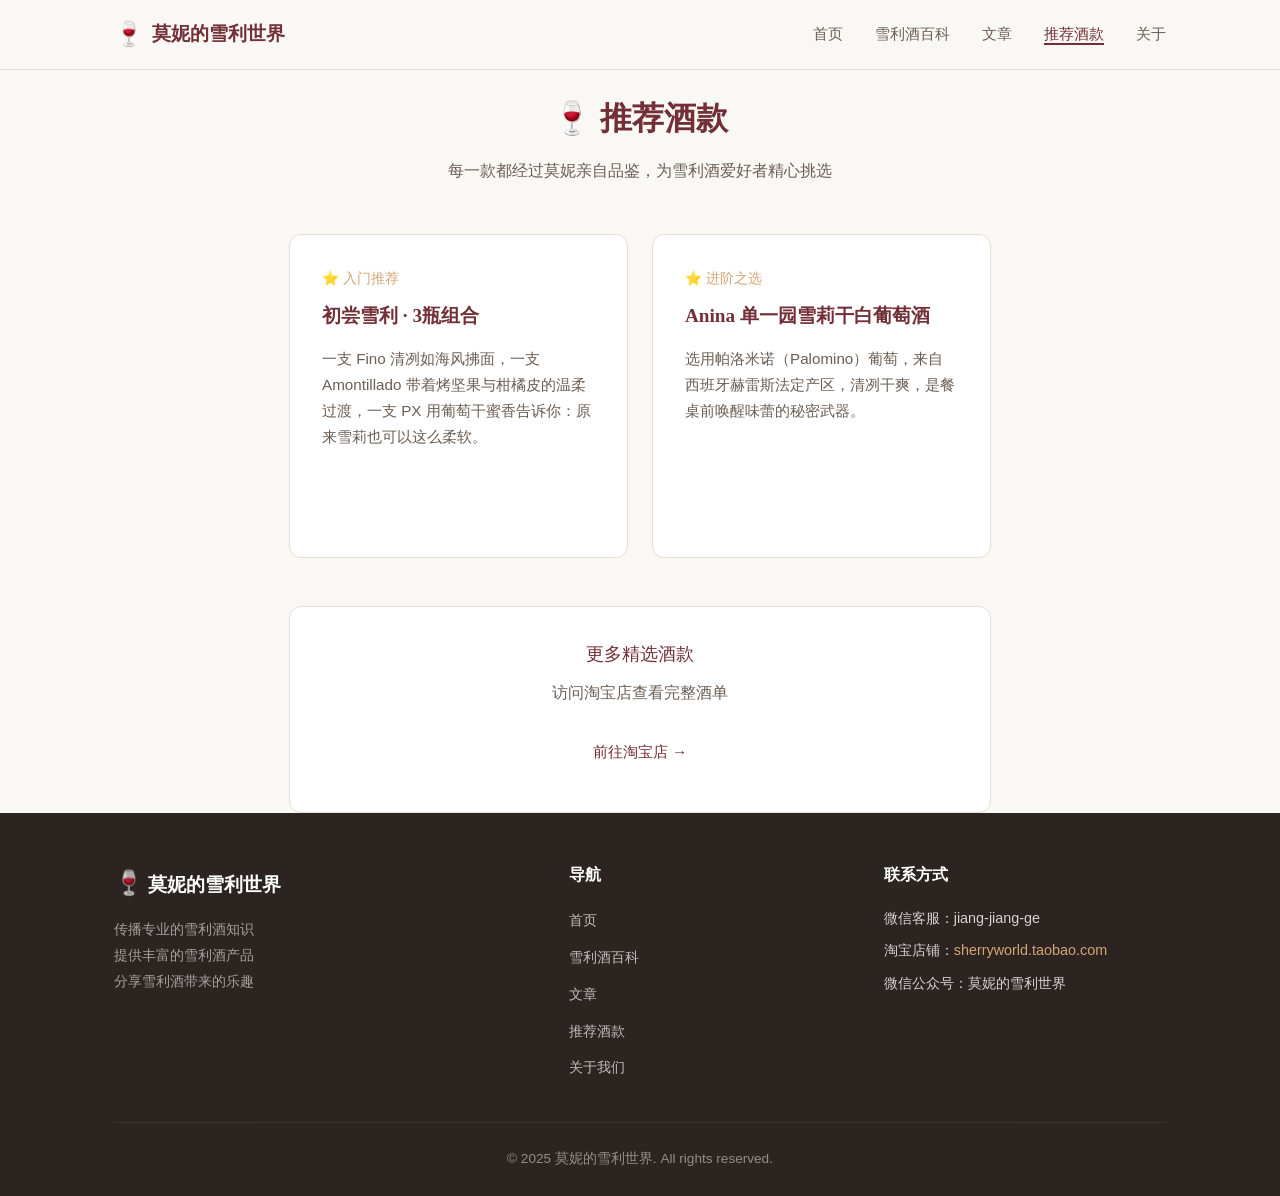
<file: products.html>
<!DOCTYPE html>
<html lang="zh-CN">
<head>
    <meta charset="UTF-8">
    <meta name="viewport" content="width=device-width, initial-scale=1.0">
    <title>推荐酒款 | 莫妮的雪利世界</title>
    <meta name="description" content="莫妮的雪利世界精选雪利酒推荐 - 从入门款到珍藏级，为每一位雪利酒爱好者精心挑选。">
    <meta name="keywords" content="雪利酒推荐,雪利酒购买,雪利酒入门组合,Fino推荐,Amontillado推荐">
    <link rel="canonical" href="https://sherryworld.cn/products.html">
    <link rel="stylesheet" href="style.css">
</head>
<body>
    <nav class="navbar">
        <div class="container nav-container">
            <a href="index.html" class="logo">
                <span class="logo-icon">🍷</span>
                <span class="logo-text">莫妮的雪利世界</span>
            </a>
            <ul class="nav-links">
                <li><a href="index.html">首页</a></li>
                <li><a href="guide.html">雪利酒百科</a></li>
                <li><a href="articles.html">文章</a></li>
                <li><a href="products.html" class="active">推荐酒款</a></li>
                <li><a href="about.html">关于</a></li>
            </ul>
            <button class="mobile-menu-btn" aria-label="菜单">☰</button>
        </div>
    </nav>

    <div class="article-page" style="padding-top: 6rem;">
        <div class="container">
            <h1 style="text-align:center; margin-bottom: 1rem;">🍷 推荐酒款</h1>
            <p style="text-align:center; color: var(--color-text-light); margin-bottom: 3rem;">每一款都经过莫妮亲自品鉴，为雪利酒爱好者精心挑选</p>

            <div class="articles-grid">
                <div class="article-card" style="cursor: default;">
                    <div class="article-date">⭐ 入门推荐</div>
                    <h3>初尝雪利 · 3瓶组合</h3>
                    <p>一支 Fino 清冽如海风拂面，一支 Amontillado 带着烤坚果与柑橘皮的温柔过渡，一支 PX 用葡萄干蜜香告诉你：原来雪莉也可以这么柔软。</p>
                    <p style="margin-top: 0.8rem;"><a href="https://sherryworld.taobao.com" target="_blank" rel="noopener" class="btn btn-outline" style="font-size: 0.85rem; padding: 0.5rem 1.2rem;">前往淘宝购买 →</a></p>
                </div>
                <div class="article-card" style="cursor: default;">
                    <div class="article-date">⭐ 进阶之选</div>
                    <h3>Anina 单一园雪莉干白葡萄酒</h3>
                    <p>选用帕洛米诺（Palomino）葡萄，来自西班牙赫雷斯法定产区，清冽干爽，是餐桌前唤醒味蕾的秘密武器。</p>
                    <p style="margin-top: 0.8rem;"><a href="https://sherryworld.taobao.com" target="_blank" rel="noopener" class="btn btn-outline" style="font-size: 0.85rem; padding: 0.5rem 1.2rem;">前往淘宝购买 →</a></p>
                </div>
            </div>

            <div style="text-align: center; margin-top: 3rem; padding: 2rem; background: var(--color-white); border-radius: 12px; border: 1px solid var(--color-border);">
                <p style="font-family: var(--font-heading); font-size: 1.1rem; color: var(--color-primary); margin-bottom: 0.5rem;">更多精选酒款</p>
                <p style="color: var(--color-text-light); margin-bottom: 1rem;">访问淘宝店查看完整酒单</p>
                <a href="https://sherryworld.taobao.com" class="btn btn-primary" target="_blank" rel="noopener">前往淘宝店 →</a>
            </div>
        </div>
    </div>

    <footer class="footer">
        <div class="container">
            <div class="footer-grid">
                <div class="footer-brand">
                    <span class="logo-icon">🍷</span>
                    <span class="logo-text">莫妮的雪利世界</span>
                    <p>传播专业的雪利酒知识<br>提供丰富的雪利酒产品<br>分享雪利酒带来的乐趣</p>
                </div>
                <div class="footer-links">
                    <h4>导航</h4>
                    <ul>
                        <li><a href="index.html">首页</a></li>
                        <li><a href="guide.html">雪利酒百科</a></li>
                        <li><a href="articles.html">文章</a></li>
                        <li><a href="products.html">推荐酒款</a></li>
                        <li><a href="about.html">关于我们</a></li>
                    </ul>
                </div>
                <div class="footer-contact">
                    <h4>联系方式</h4>
                    <p>微信客服：jiang-jiang-ge</p>
                    <p>淘宝店铺：<a href="https://sherryworld.taobao.com" target="_blank" rel="noopener">sherryworld.taobao.com</a></p>
                    <p>微信公众号：莫妮的雪利世界</p>
                </div>
            </div>
            <div class="footer-bottom">
                <p>&copy; 2025 莫妮的雪利世界. All rights reserved.</p>
            </div>
        </div>
    </footer>

    <script src="script.js"></script>
</body>
</html>
</file>
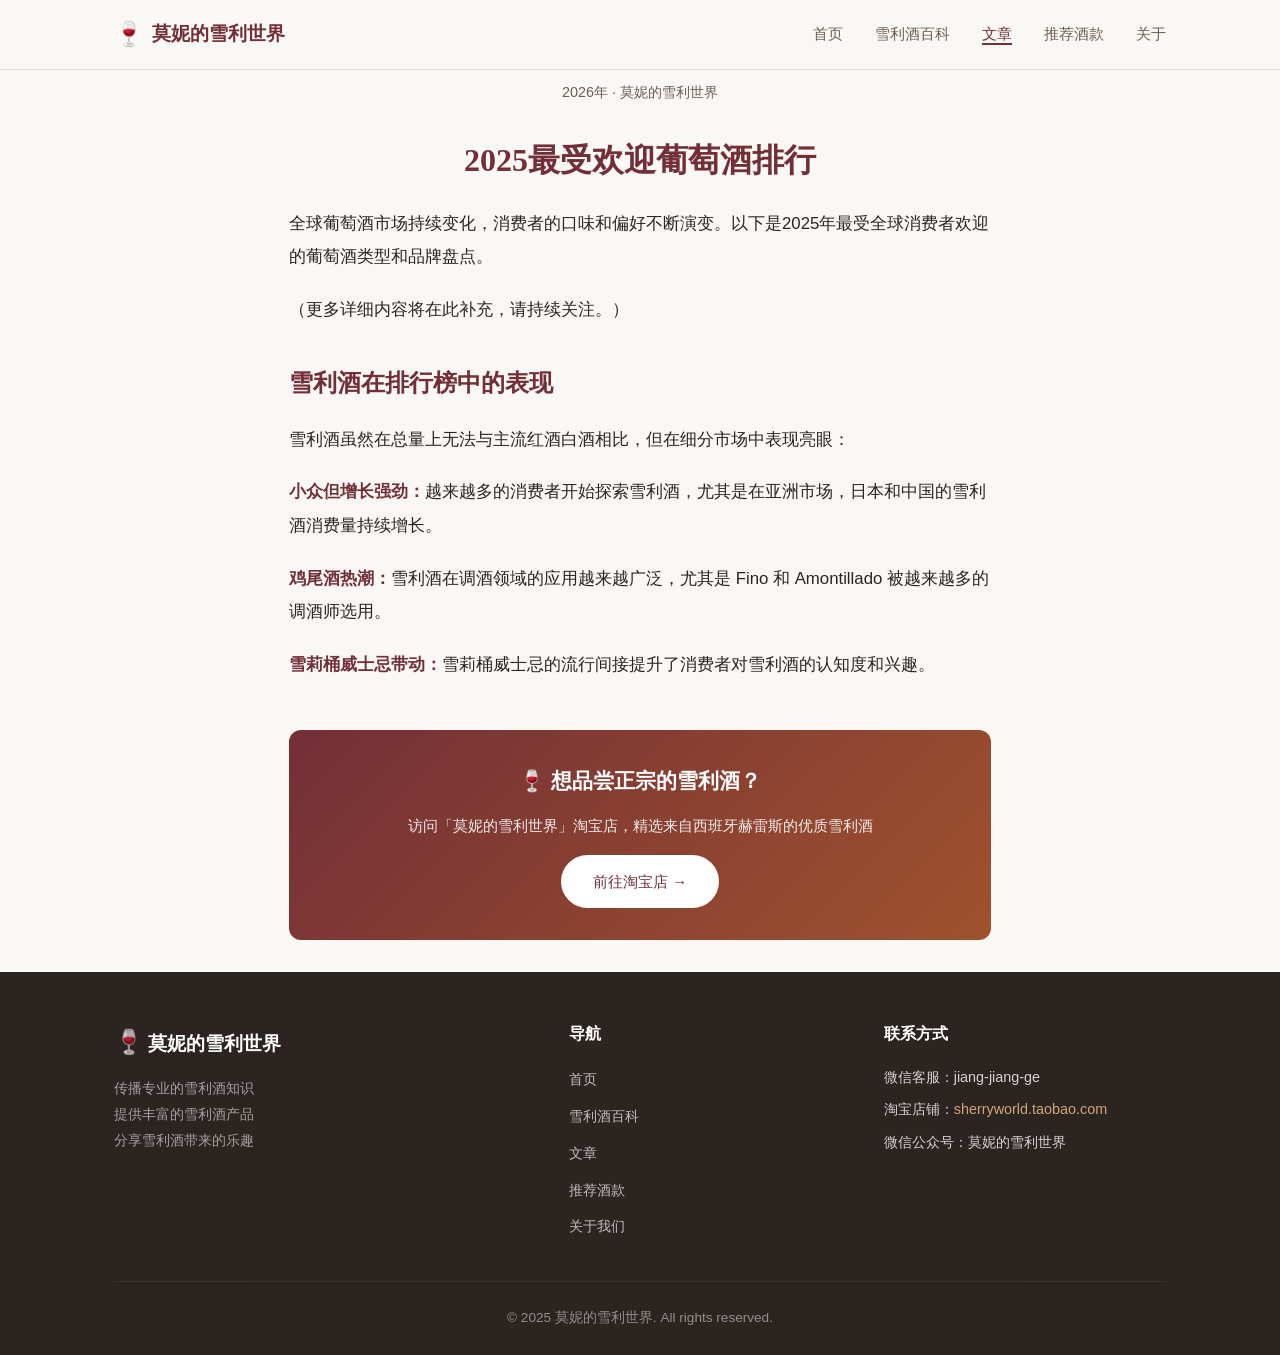
<file: articles/2025-popular-wines.html>
<!DOCTYPE html>
<html lang="zh-CN">
<head>
    <meta charset="UTF-8">
    <meta name="viewport" content="width=device-width, initial-scale=1.0">
    <title>2025最受欢迎葡萄酒排行 | 莫妮的雪利世界</title>
    <meta name="description" content="2025年全球最受欢迎的葡萄酒排行榜，雪利酒在国际舞台上的表现如何？来自莫妮的雪利世界的解读。">
    <meta name="keywords" content="2025最受欢迎葡萄酒,葡萄酒排行,雪利酒排行,莫妮的雪利世界">
    <link rel="canonical" href="https://sherryworld.cn/articles/2025-popular-wines.html">
    <script type="application/ld+json">
    {
        "@context": "https://schema.org",
        "@type": "Article",
        "headline": "2025最受欢迎葡萄酒排行",
        "datePublished": "2026-01-01",
        "author": {"@type": "Organization", "name": "莫妮的雪利世界"},
        "publisher": {"@type": "Organization", "name": "莫妮的雪利世界"},
        "description": "2025年全球最受欢迎葡萄酒排行榜"
    }
    </script>
    <link rel="stylesheet" href="../style.css">
</head>
<body>
    <nav class="navbar">
        <div class="container nav-container">
            <a href="../index.html" class="logo">
                <span class="logo-icon">🍷</span>
                <span class="logo-text">莫妮的雪利世界</span>
            </a>
            <ul class="nav-links">
                <li><a href="../index.html">首页</a></li>
                <li><a href="../guide.html">雪利酒百科</a></li>
                <li><a href="../articles.html" class="active">文章</a></li>
                <li><a href="../products.html">推荐酒款</a></li>
                <li><a href="../about.html">关于</a></li>
            </ul>
            <button class="mobile-menu-btn" aria-label="菜单">☰</button>
        </div>
    </nav>

    <div class="article-page">
        <div class="container">
            <div class="article-meta">2026年 · 莫妮的雪利世界</div>
            <h1>2025最受欢迎葡萄酒排行</h1>

            <div class="article-body">
                <p>全球葡萄酒市场持续变化，消费者的口味和偏好不断演变。以下是2025年最受全球消费者欢迎的葡萄酒类型和品牌盘点。</p>

                <p>（更多详细内容将在此补充，请持续关注。）</p>

                <h2>雪利酒在排行榜中的表现</h2>
                <p>雪利酒虽然在总量上无法与主流红酒白酒相比，但在细分市场中表现亮眼：</p>
                <p><strong>小众但增长强劲：</strong>越来越多的消费者开始探索雪利酒，尤其是在亚洲市场，日本和中国的雪利酒消费量持续增长。</p>
                <p><strong>鸡尾酒热潮：</strong>雪利酒在调酒领域的应用越来越广泛，尤其是 Fino 和 Amontillado 被越来越多的调酒师选用。</p>
                <p><strong>雪莉桶威士忌带动：</strong>雪莉桶威士忌的流行间接提升了消费者对雪利酒的认知度和兴趣。</p>
            </div>

            <div class="article-cta">
                <h3>🍷 想品尝正宗的雪利酒？</h3>
                <p>访问「莫妮的雪利世界」淘宝店，精选来自西班牙赫雷斯的优质雪利酒</p>
                <a href="https://sherryworld.taobao.com" class="btn" target="_blank" rel="noopener">前往淘宝店 →</a>
            </div>
        </div>
    </div>

    <footer class="footer">
        <div class="container">
            <div class="footer-grid">
                <div class="footer-brand">
                    <span class="logo-icon">🍷</span>
                    <span class="logo-text">莫妮的雪利世界</span>
                    <p>传播专业的雪利酒知识<br>提供丰富的雪利酒产品<br>分享雪利酒带来的乐趣</p>
                </div>
                <div class="footer-links">
                    <h4>导航</h4>
                    <ul>
                        <li><a href="../index.html">首页</a></li>
                        <li><a href="../guide.html">雪利酒百科</a></li>
                        <li><a href="../articles.html">文章</a></li>
                        <li><a href="../products.html">推荐酒款</a></li>
                        <li><a href="../about.html">关于我们</a></li>
                    </ul>
                </div>
                <div class="footer-contact">
                    <h4>联系方式</h4>
                    <p>微信客服：jiang-jiang-ge</p>
                    <p>淘宝店铺：<a href="https://sherryworld.taobao.com" target="_blank" rel="noopener">sherryworld.taobao.com</a></p>
                    <p>微信公众号：莫妮的雪利世界</p>
                </div>
            </div>
            <div class="footer-bottom">
                <p>&copy; 2025 莫妮的雪利世界. All rights reserved.</p>
            </div>
        </div>
    </footer>

    <script src="../script.js"></script>
</body>
</html>
</file>
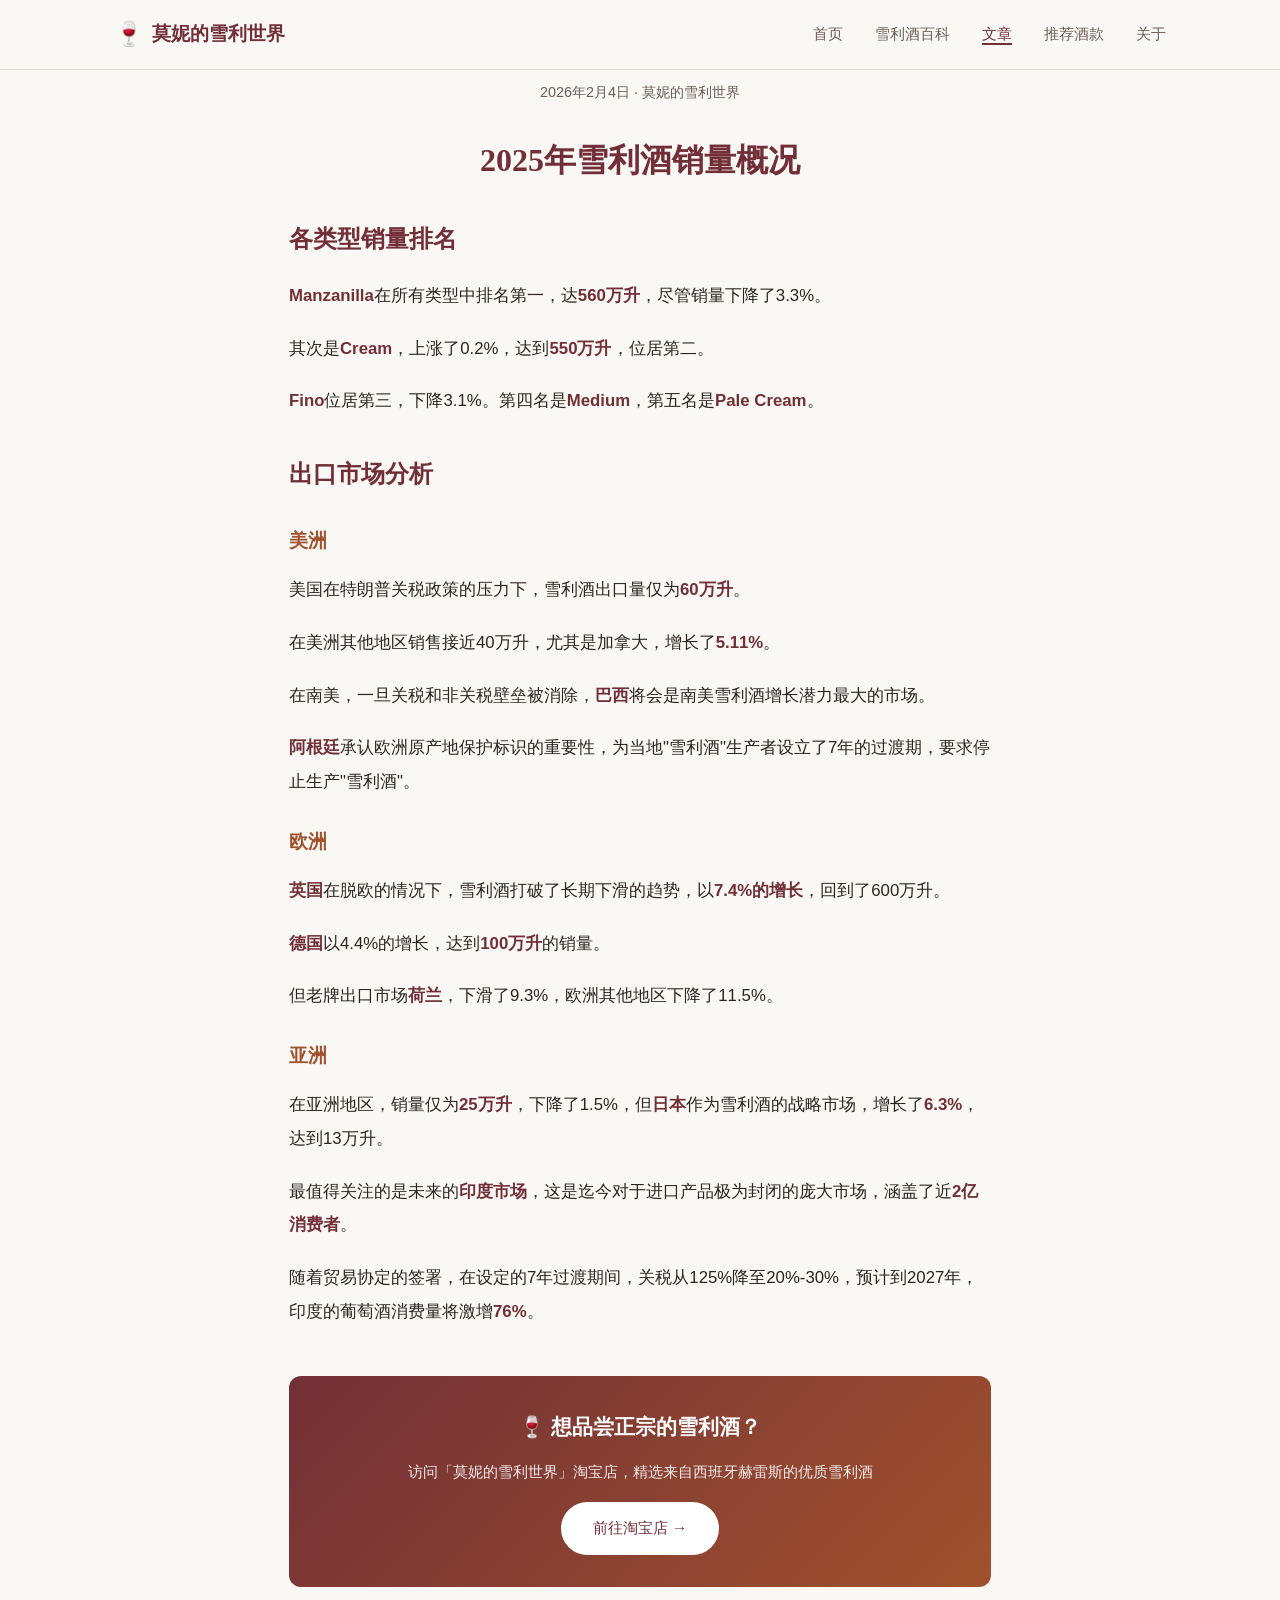
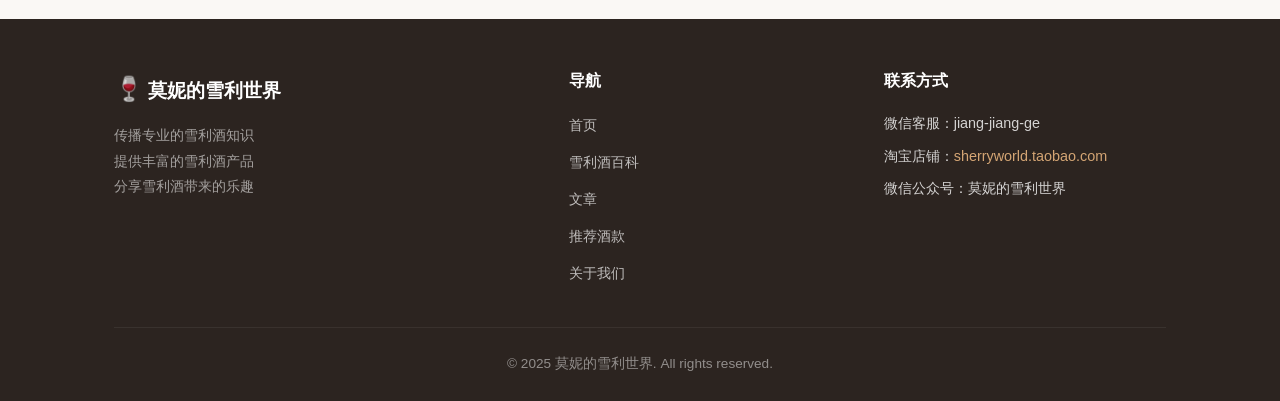
<file: articles/2025-sherry-sales.html>
<!DOCTYPE html>
<html lang="zh-CN">
<head>
    <meta charset="UTF-8">
    <meta name="viewport" content="width=device-width, initial-scale=1.0">
    <title>2025年雪利酒销量概况 | 莫妮的雪利世界</title>
    <meta name="description" content="2025年雪利酒全球销量数据：Manzanilla蝉联第一，英国增长7.4%，印度市场潜力巨大。来自莫妮的雪利世界的专业解读。">
    <meta name="keywords" content="2025雪利酒销量,雪利酒市场,Manzanilla,雪利酒出口,雪利酒行业数据">
    <link rel="canonical" href="https://sherryworld.cn/articles/2025-sherry-sales.html">
    <script type="application/ld+json">
    {
        "@context": "https://schema.org",
        "@type": "Article",
        "headline": "2025年雪利酒销量概况",
        "datePublished": "2026-02-04",
        "author": {"@type": "Organization", "name": "莫妮的雪利世界"},
        "publisher": {"@type": "Organization", "name": "莫妮的雪利世界"},
        "description": "2025年雪利酒全球销量数据解读"
    }
    </script>
    <link rel="stylesheet" href="../style.css">
</head>
<body>
    <nav class="navbar">
        <div class="container nav-container">
            <a href="../index.html" class="logo">
                <span class="logo-icon">🍷</span>
                <span class="logo-text">莫妮的雪利世界</span>
            </a>
            <ul class="nav-links">
                <li><a href="../index.html">首页</a></li>
                <li><a href="../guide.html">雪利酒百科</a></li>
                <li><a href="../articles.html" class="active">文章</a></li>
                <li><a href="../products.html">推荐酒款</a></li>
                <li><a href="../about.html">关于</a></li>
            </ul>
            <button class="mobile-menu-btn" aria-label="菜单">☰</button>
        </div>
    </nav>

    <div class="article-page">
        <div class="container">
            <div class="article-meta">2026年2月4日 · 莫妮的雪利世界</div>
            <h1>2025年雪利酒销量概况</h1>

            <div class="article-body">
                <h2>各类型销量排名</h2>
                <p><strong>Manzanilla</strong>在所有类型中排名第一，达<strong>560万升</strong>，尽管销量下降了3.3%。</p>
                <p>其次是<strong>Cream</strong>，上涨了0.2%，达到<strong>550万升</strong>，位居第二。</p>
                <p><strong>Fino</strong>位居第三，下降3.1%。第四名是<strong>Medium</strong>，第五名是<strong>Pale Cream</strong>。</p>

                <h2>出口市场分析</h2>

                <h3>美洲</h3>
                <p>美国在特朗普关税政策的压力下，雪利酒出口量仅为<strong>60万升</strong>。</p>
                <p>在美洲其他地区销售接近40万升，尤其是加拿大，增长了<strong>5.11%</strong>。</p>
                <p>在南美，一旦关税和非关税壁垒被消除，<strong>巴西</strong>将会是南美雪利酒增长潜力最大的市场。</p>
                <p><strong>阿根廷</strong>承认欧洲原产地保护标识的重要性，为当地"雪利酒"生产者设立了7年的过渡期，要求停止生产"雪利酒"。</p>

                <h3>欧洲</h3>
                <p><strong>英国</strong>在脱欧的情况下，雪利酒打破了长期下滑的趋势，以<strong>7.4%的增长</strong>，回到了600万升。</p>
                <p><strong>德国</strong>以4.4%的增长，达到<strong>100万升</strong>的销量。</p>
                <p>但老牌出口市场<strong>荷兰</strong>，下滑了9.3%，欧洲其他地区下降了11.5%。</p>

                <h3>亚洲</h3>
                <p>在亚洲地区，销量仅为<strong>25万升</strong>，下降了1.5%，但<strong>日本</strong>作为雪利酒的战略市场，增长了<strong>6.3%</strong>，达到13万升。</p>
                <p>最值得关注的是未来的<strong>印度市场</strong>，这是迄今对于进口产品极为封闭的庞大市场，涵盖了近<strong>2亿消费者</strong>。</p>
                <p>随着贸易协定的签署，在设定的7年过渡期间，关税从125%降至20%-30%，预计到2027年，印度的葡萄酒消费量将激增<strong>76%</strong>。</p>
            </div>

            <div class="article-cta">
                <h3>🍷 想品尝正宗的雪利酒？</h3>
                <p>访问「莫妮的雪利世界」淘宝店，精选来自西班牙赫雷斯的优质雪利酒</p>
                <a href="https://sherryworld.taobao.com" class="btn" target="_blank" rel="noopener">前往淘宝店 →</a>
            </div>
        </div>
    </div>

    <footer class="footer">
        <div class="container">
            <div class="footer-grid">
                <div class="footer-brand">
                    <span class="logo-icon">🍷</span>
                    <span class="logo-text">莫妮的雪利世界</span>
                    <p>传播专业的雪利酒知识<br>提供丰富的雪利酒产品<br>分享雪利酒带来的乐趣</p>
                </div>
                <div class="footer-links">
                    <h4>导航</h4>
                    <ul>
                        <li><a href="../index.html">首页</a></li>
                        <li><a href="../guide.html">雪利酒百科</a></li>
                        <li><a href="../articles.html">文章</a></li>
                        <li><a href="../products.html">推荐酒款</a></li>
                        <li><a href="../about.html">关于我们</a></li>
                    </ul>
                </div>
                <div class="footer-contact">
                    <h4>联系方式</h4>
                    <p>微信客服：jiang-jiang-ge</p>
                    <p>淘宝店铺：<a href="https://sherryworld.taobao.com" target="_blank" rel="noopener">sherryworld.taobao.com</a></p>
                    <p>微信公众号：莫妮的雪利世界</p>
                </div>
            </div>
            <div class="footer-bottom">
                <p>&copy; 2025 莫妮的雪利世界. All rights reserved.</p>
            </div>
        </div>
    </footer>

    <script src="../script.js"></script>
</body>
</html>
</file>
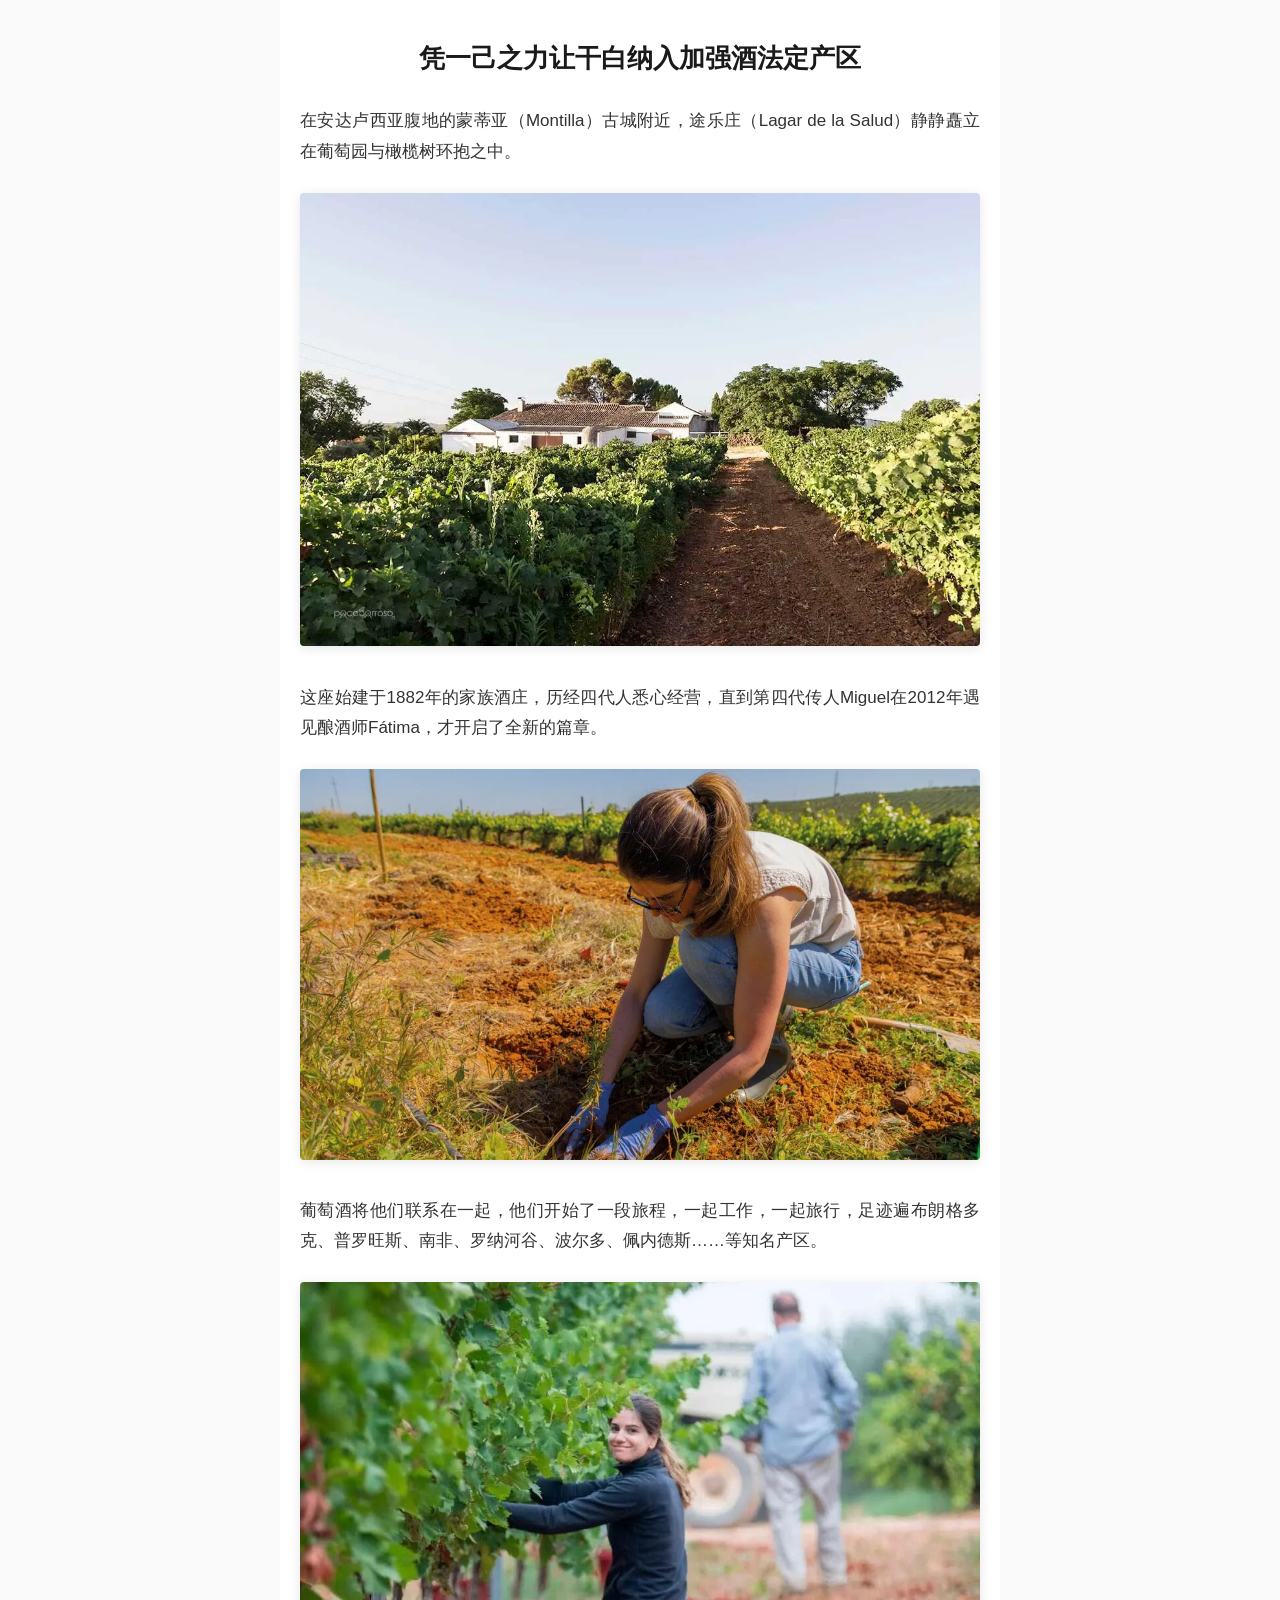
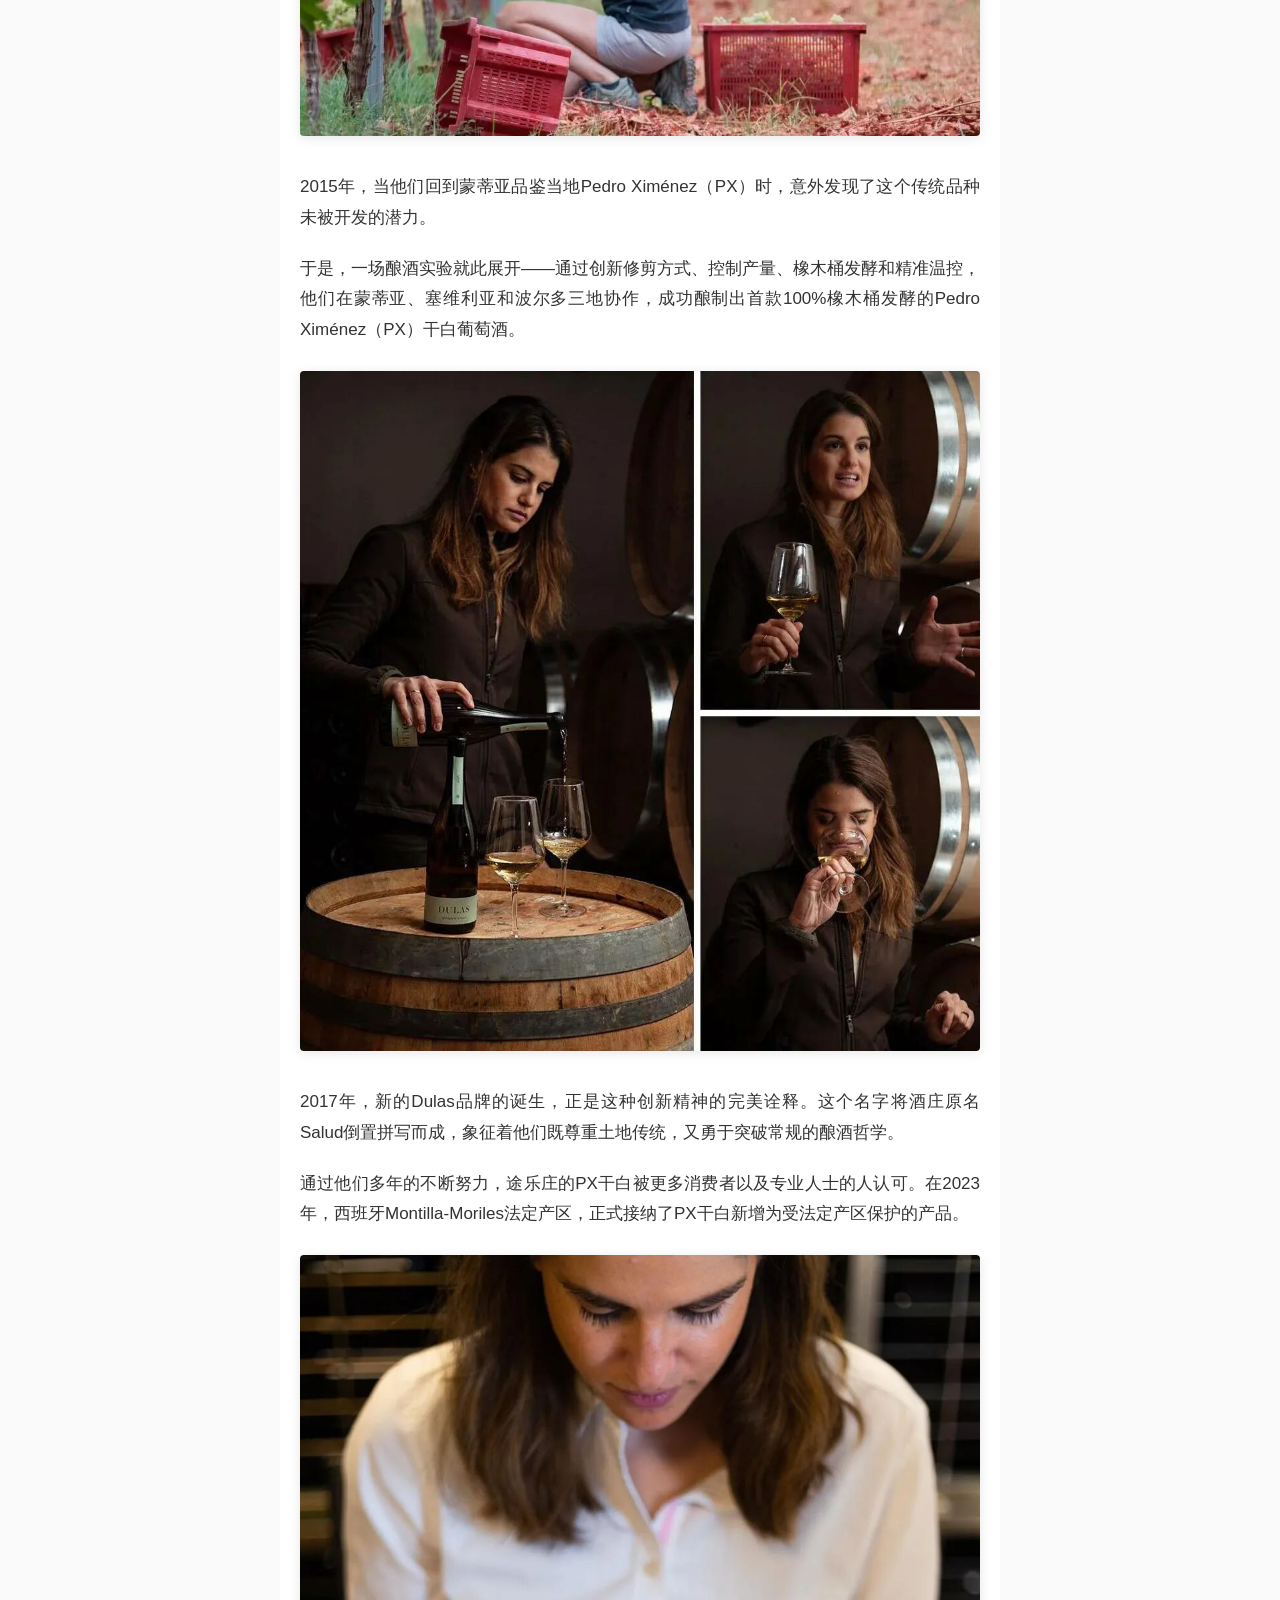
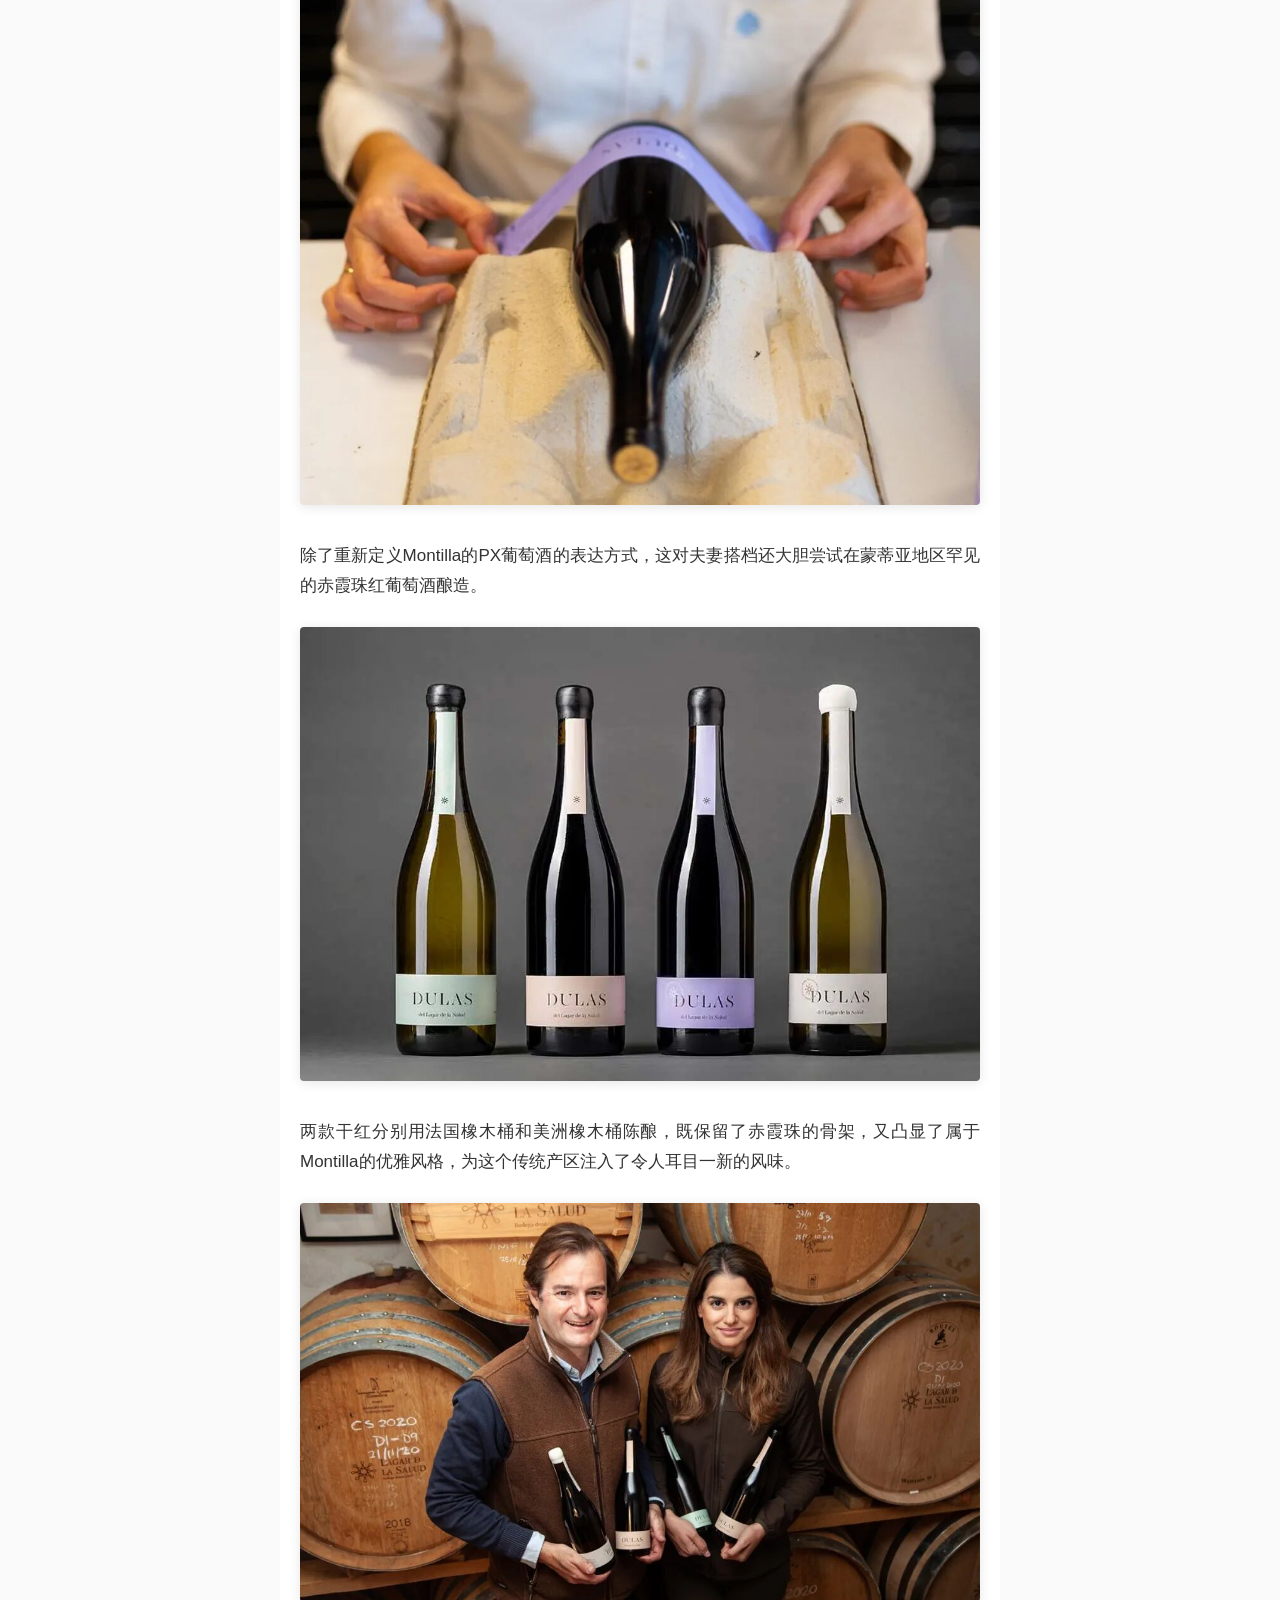
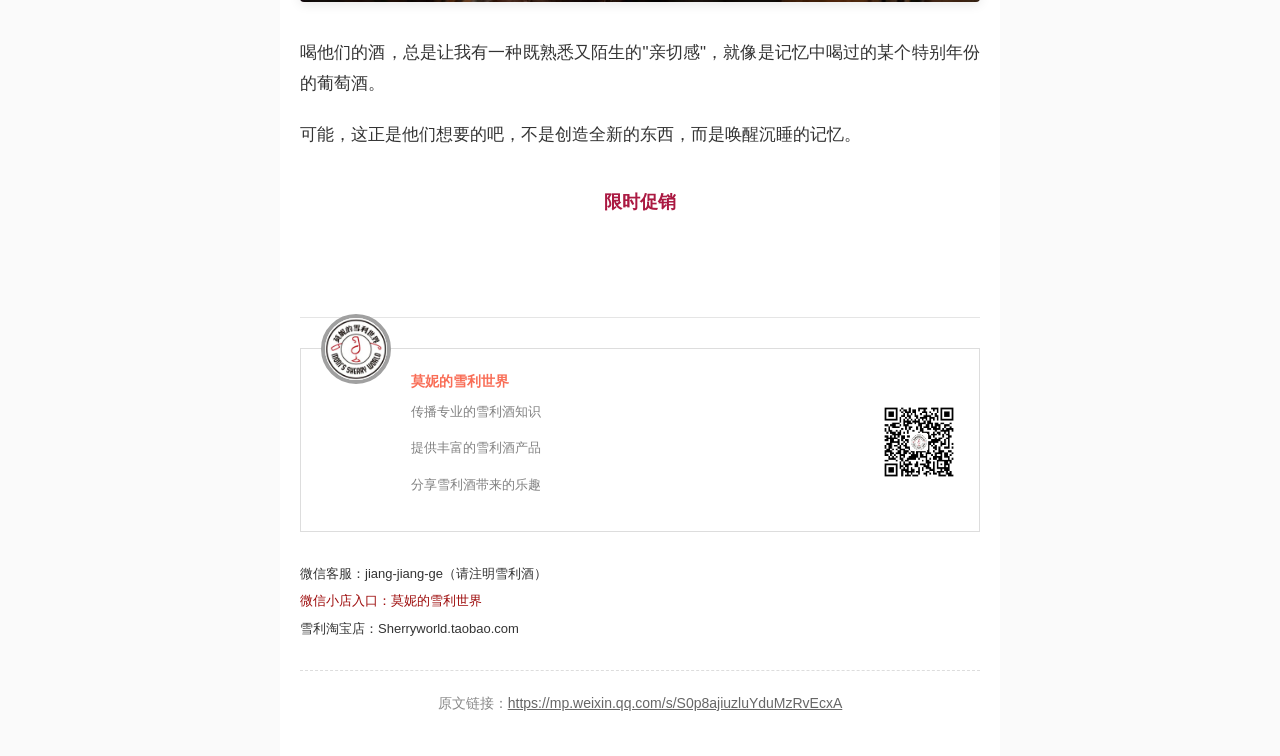
<file: _repo/articles/凭一己之力让干白纳入加强酒法定产区.html>
<!DOCTYPE html>



    <meta charset="UTF-8">
    <meta name="viewport" content="width=device-width, initial-scale=1.0">
    <title>凭一己之力让干白纳入加强酒法定产区</title>
    <style>
        * {
            box-sizing: border-box;
            margin: 0;
            padding: 0;
        }
        body {
            font-family: -apple-system, BlinkMacSystemFont, "Segoe UI", Roboto, "Helvetica Neue", Arial, sans-serif;
            font-size: 17px;
            line-height: 1.8;
            color: #333;
            background-color: #fafafa;
        }
        .container {
            max-width: 720px;
            margin: 0 auto;
            padding: 40px 20px;
            background-color: #fff;
        }
        article {
            padding-bottom: 40px;
        }
        h1 {
            font-size: 26px;
            font-weight: 700;
            line-height: 1.4;
            color: #1a1a1a;
            margin-bottom: 30px;
            text-align: center;
        }
        p {
            margin-bottom: 1.2em;
            text-align: justify;
        }
        .image-wrapper {
            margin: 1.5em 0;
            text-align: center;
        }
        .image-wrapper img {
            max-width: 100%;
            height: auto;
            border-radius: 4px;
            box-shadow: 0 2px 12px rgba(0,0,0,0.1);
        }
        .highlight {
            text-align: center;
            font-size: 18px;
            color: #ab1942;
            font-weight: bold;
            margin: 2em 0 1em;
        }
        .footer {
            border-top: 1px solid #e5e5e5;
            padding-top: 30px;
            margin-top: 40px;
        }
        .author-card {
            border: 1px solid #ddd;
            padding: 20px;
            margin-bottom: 30px;
            position: relative;
        }
        .author-avatar {
            width: 70px;
            height: 70px;
            border-radius: 50%;
            border: 4px solid #a0a0a0;
            object-fit: cover;
            position: absolute;
            top: -35px;
            left: 20px;
        }
        .author-info {
            margin-left: 90px;
        }
        .author-name {
            color: #f96e57;
            font-size: 14px;
            font-weight: bold;
            margin-bottom: 8px;
        }
        .author-desc {
            font-size: 13px;
            color: #818181;
            line-height: 1.6;
        }
        .qrcode {
            float: right;
            width: 80px;
            height: 80px;
            margin-left: 15px;
        }
        .contact-info {
            font-size: 13px;
            line-height: 1.8;
        }
        .contact-info p {
            margin-bottom: 0.3em;
        }
        .contact-info a {
            color: #9d0b0b;
            text-decoration: none;
        }
        .source-link {
            font-size: 14px;
            color: #888;
            text-align: center;
            margin-top: 30px;
            padding-top: 20px;
            border-top: 1px dashed #ddd;
        }
        .source-link a {
            color: #666;
            word-break: break-all;
        }
        .clearfix::after {
            content: "";
            display: table;
            clear: both;
        }
    </style>


    <div class="container">
        <article>
            <h1>凭一己之力让干白纳入加强酒法定产区</h1>
            
            <p>在安达卢西亚腹地的蒙蒂亚（Montilla）古城附近，途乐庄（Lagar de la Salud）静静矗立在葡萄园与橄榄树环抱之中。</p>
            
            <div class="image-wrapper">
                <img src="/_repo/images/凭一己之力让干白纳入加强酒法定产区/001.jpg" alt="途乐庄">
            </div>
            
            <p>这座始建于1882年的家族酒庄，历经四代人悉心经营，直到第四代传人Miguel在2012年遇见酿酒师Fátima，才开启了全新的篇章。</p>
            
            <div class="image-wrapper">
                <img src="/_repo/images/凭一己之力让干白纳入加强酒法定产区/002.jpg" alt="Miguel与Fátima">
            </div>
            
            <p>葡萄酒将他们联系在一起，他们开始了一段旅程，一起工作，一起旅行，足迹遍布朗格多克、普罗旺斯、南非、罗纳河谷、波尔多、佩内德斯……等知名产区。</p>
            
            <div class="image-wrapper">
                <img src="/_repo/images/凭一己之力让干白纳入加强酒法定产区/003.jpg" alt="旅行">
            </div>
            
            <p>2015年，当他们回到蒙蒂亚品鉴当地Pedro Ximénez（PX）时，意外发现了这个传统品种未被开发的潜力。</p>
            
            <p>于是，一场酿酒实验就此展开——通过创新修剪方式、控制产量、橡木桶发酵和精准温控，他们在蒙蒂亚、塞维利亚和波尔多三地协作，成功酿制出首款100%橡木桶发酵的Pedro Ximénez（PX）干白葡萄酒。</p>
            
            <div class="image-wrapper">
                <img src="/_repo/images/凭一己之力让干白纳入加强酒法定产区/004.jpg" alt="酿酒">
            </div>
            
            <p>2017年，新的Dulas品牌的诞生，正是这种创新精神的完美诠释。这个名字将酒庄原名Salud倒置拼写而成，象征着他们既尊重土地传统，又勇于突破常规的酿酒哲学。</p>
            
            <p>通过他们多年的不断努力，途乐庄的PX干白被更多消费者以及专业人士的人认可。在2023年，西班牙Montilla-Moriles法定产区，正式接纳了PX干白新增为受法定产区保护的产品。</p>
            
            <div class="image-wrapper">
                <img src="/_repo/images/凭一己之力让干白纳入加强酒法定产区/005.jpg" alt="Dulas">
            </div>
            
            <p>除了重新定义Montilla的PX葡萄酒的表达方式，这对夫妻搭档还大胆尝试在蒙蒂亚地区罕见的赤霞珠红葡萄酒酿造。</p>
            
            <div class="image-wrapper">
                <img src="/_repo/images/凭一己之力让干白纳入加强酒法定产区/006.jpg" alt="赤霞珠">
            </div>
            
            <p>两款干红分别用法国橡木桶和美洲橡木桶陈酿，既保留了赤霞珠的骨架，又凸显了属于Montilla的优雅风格，为这个传统产区注入了令人耳目一新的风味。</p>
            
            <div class="image-wrapper">
                <img src="/_repo/images/凭一己之力让干白纳入加强酒法定产区/007.jpg" alt="干红葡萄酒">
            </div>
            
            <p>喝他们的酒，总是让我有一种既熟悉又陌生的"亲切感"，就像是记忆中喝过的某个特别年份的葡萄酒。</p>
            
            <p>可能，这正是他们想要的吧，不是创造全新的东西，而是唤醒沉睡的记忆。</p>
            
            <p class="highlight">限时促销</p>
        </article>
        
        <footer class="footer">
            <div class="author-card clearfix">
                <img class="author-avatar" src="/_repo/images/凭一己之力让干白纳入加强酒法定产区/008.jpg" alt="莫妮的雪利世界">
                <div class="author-info">
                    <p class="author-name">莫妮的雪利世界</p>
                    <img class="qrcode" src="/_repo/images/凭一己之力让干白纳入加强酒法定产区/009.png" alt="二维码">
                    <div class="author-desc">
                        <p>传播专业的雪利酒知识</p>
                        <p>提供丰富的雪利酒产品</p>
                        <p>分享雪利酒带来的乐趣</p>
                    </div>
                </div>
            </div>
            
            <div class="contact-info">
                <p>微信客服：jiang-jiang-ge（请注明雪利酒）</p>
                <p><a href="https://store.weixin.qq.com/shop/b/MKu24S7TwxxGhHa?entrance_id=h5" target="_blank">微信小店入口：莫妮的雪利世界</a></p>
                <p>雪利淘宝店：Sherryworld.taobao.com</p>
            </div>
            
            <div class="source-link">
                原文链接：<a href="https://mp.weixin.qq.com/s/S0p8ajiuzluYduMzRvEcxA" target="_blank">https://mp.weixin.qq.com/s/S0p8ajiuzluYduMzRvEcxA</a>
            </div>
        </footer>
    </div>
</file>
<file: style.css>
/* ========================================
   莫妮的雪利世界 - Sherryworld.cn
   Design: Wine / Literary Style
   ======================================== */

/* Reset & Base */
*, *::before, *::after {
    margin: 0;
    padding: 0;
    box-sizing: border-box;
}

:root {
    --color-bg: #faf8f5;
    --color-text: #2c2420;
    --color-text-light: #6b5e54;
    --color-primary: #722f37;
    --color-primary-light: #a0522d;
    --color-accent: #d4a574;
    --color-gold: #c9a96e;
    --color-white: #ffffff;
    --color-border: #e8ddd4;
    --font-heading: 'Georgia', 'Noto Serif SC', serif;
    --font-body: -apple-system, 'Segoe UI', 'PingFang SC', 'Microsoft YaHei', sans-serif;
    --max-width: 1100px;
    --shadow: 0 2px 20px rgba(114, 47, 55, 0.08);
    --shadow-hover: 0 4px 30px rgba(114, 47, 55, 0.15);
    --transition: all 0.3s ease;
}

html {
    scroll-behavior: smooth;
    font-size: 16px;
}

body {
    font-family: var(--font-body);
    color: var(--color-text);
    background-color: var(--color-bg);
    line-height: 1.8;
    -webkit-font-smoothing: antialiased;
}

.container {
    max-width: var(--max-width);
    margin: 0 auto;
    padding: 0 1.5rem;
}

a {
    color: var(--color-primary);
    text-decoration: none;
    transition: var(--transition);
}

a:hover {
    color: var(--color-primary-light);
}

img {
    max-width: 100%;
    height: auto;
}

.text-center {
    text-align: center;
}

/* ========================================
   Navigation
   ======================================== */
.navbar {
    position: fixed;
    top: 0;
    left: 0;
    right: 0;
    z-index: 1000;
    background: rgba(250, 248, 245, 0.95);
    backdrop-filter: blur(10px);
    border-bottom: 1px solid var(--color-border);
    padding: 0.8rem 0;
}

.nav-container {
    display: flex;
    align-items: center;
    justify-content: space-between;
}

.logo {
    display: flex;
    align-items: center;
    gap: 0.5rem;
    font-family: var(--font-heading);
    font-size: 1.2rem;
    font-weight: 700;
    color: var(--color-primary);
}

.logo:hover {
    color: var(--color-primary);
}

.logo-icon {
    font-size: 1.5rem;
}

.nav-links {
    display: flex;
    list-style: none;
    gap: 2rem;
}

.nav-links a {
    font-size: 0.95rem;
    color: var(--color-text-light);
    font-weight: 500;
    position: relative;
    padding: 0.2rem 0;
}

.nav-links a::after {
    content: '';
    position: absolute;
    bottom: 0;
    left: 0;
    width: 0;
    height: 2px;
    background: var(--color-primary);
    transition: var(--transition);
}

.nav-links a:hover,
.nav-links a.active {
    color: var(--color-primary);
}

.nav-links a:hover::after,
.nav-links a.active::after {
    width: 100%;
}

.mobile-menu-btn {
    display: none;
    background: none;
    border: none;
    font-size: 1.5rem;
    cursor: pointer;
    color: var(--color-primary);
}

/* ========================================
   Hero Section
   ======================================== */
.hero {
    position: relative;
    min-height: 100vh;
    display: flex;
    align-items: center;
    justify-content: center;
    background: linear-gradient(135deg, #2c1810 0%, #722f37 40%, #a0522d 70%, #c9a96e 100%);
    overflow: hidden;
    text-align: center;
}

.hero-overlay {
    position: absolute;
    top: 0;
    left: 0;
    right: 0;
    bottom: 0;
    background: radial-gradient(ellipse at center, transparent 0%, rgba(44, 24, 16, 0.3) 100%);
}

.hero-content {
    position: relative;
    z-index: 1;
    color: var(--color-white);
    max-width: 700px;
}

.hero-subtitle {
    font-family: var(--font-heading);
    font-size: 0.95rem;
    letter-spacing: 3px;
    color: var(--color-accent);
    margin-bottom: 1.5rem;
    text-transform: uppercase;
}

.hero h1 {
    font-family: var(--font-heading);
    font-size: 2.8rem;
    font-weight: 700;
    line-height: 1.3;
    margin-bottom: 1.5rem;
    color: var(--color-white);
}

.hero-desc {
    font-size: 1.1rem;
    line-height: 1.9;
    opacity: 0.9;
    margin-bottom: 2.5rem;
}

.hero-actions {
    display: flex;
    gap: 1rem;
    justify-content: center;
    flex-wrap: wrap;
}

/* Buttons */
.btn {
    display: inline-block;
    padding: 0.8rem 2rem;
    font-size: 0.95rem;
    font-weight: 500;
    border-radius: 50px;
    transition: var(--transition);
    cursor: pointer;
    text-align: center;
}

.btn-primary {
    background: var(--color-white);
    color: var(--color-primary);
    border: 2px solid var(--color-white);
}

.btn-primary:hover {
    background: transparent;
    color: var(--color-white);
}

.btn-outline {
    background: transparent;
    color: var(--color-white);
    border: 2px solid rgba(255, 255, 255, 0.6);
}

.btn-outline:hover {
    border-color: var(--color-white);
    background: rgba(255, 255, 255, 0.1);
}

/* Section buttons (non-hero) */
.section .btn-primary {
    background: var(--color-primary);
    color: var(--color-white);
    border-color: var(--color-primary);
}

.section .btn-primary:hover {
    background: var(--color-primary-light);
    border-color: var(--color-primary-light);
}

.section .btn-outline {
    color: var(--color-primary);
    border-color: var(--color-primary);
}

.section .btn-outline:hover {
    background: var(--color-primary);
    color: var(--color-white);
}

/* ========================================
   Sections
   ======================================== */
.section {
    padding: 5rem 0;
}

.section-header {
    text-align: center;
    margin-bottom: 3rem;
}

.section-header h2 {
    font-family: var(--font-heading);
    font-size: 2rem;
    color: var(--color-primary);
    margin-bottom: 0.5rem;
}

.section-header p {
    color: var(--color-text-light);
    font-size: 1.05rem;
}

/* ========================================
   Sherry Types Grid
   ======================================== */
.types-grid {
    display: grid;
    grid-template-columns: repeat(auto-fit, minmax(300px, 1fr));
    gap: 1.5rem;
}

.type-card {
    background: var(--color-white);
    border-radius: 12px;
    padding: 2rem;
    border: 1px solid var(--color-border);
    transition: var(--transition);
    display: block;
}

.type-card:hover {
    box-shadow: var(--shadow-hover);
    transform: translateY(-4px);
    color: var(--color-text);
}

.type-icon {
    font-size: 2.5rem;
    margin-bottom: 1rem;
}

.type-card h3 {
    font-family: var(--font-heading);
    font-size: 1.3rem;
    color: var(--color-primary);
    margin-bottom: 0.3rem;
}

.type-style {
    font-size: 0.85rem;
    color: var(--color-accent);
    margin-bottom: 0.8rem;
    font-weight: 500;
}

.type-card p {
    font-size: 0.95rem;
    color: var(--color-text-light);
    line-height: 1.7;
}

/* ========================================
   Articles
   ======================================== */
.articles-grid {
    display: grid;
    grid-template-columns: repeat(auto-fit, minmax(300px, 1fr));
    gap: 1.5rem;
}

.article-card {
    background: var(--color-white);
    border-radius: 12px;
    padding: 2rem;
    border: 1px solid var(--color-border);
    transition: var(--transition);
    display: block;
}

.article-card:hover {
    box-shadow: var(--shadow-hover);
    transform: translateY(-4px);
    color: var(--color-text);
}

.article-date {
    font-size: 0.85rem;
    color: var(--color-accent);
    margin-bottom: 0.5rem;
}

.article-card h3 {
    font-family: var(--font-heading);
    font-size: 1.2rem;
    color: var(--color-primary);
    margin-bottom: 0.8rem;
}

.article-card p {
    font-size: 0.95rem;
    color: var(--color-text-light);
    line-height: 1.7;
    margin-bottom: 1rem;
}

.read-more {
    font-size: 0.9rem;
    font-weight: 500;
    color: var(--color-primary);
}

/* ========================================
   About Section
   ======================================== */
.about-grid {
    display: grid;
    grid-template-columns: 1.5fr 1fr;
    gap: 3rem;
    align-items: start;
}

.about-text h2 {
    font-family: var(--font-heading);
    font-size: 1.8rem;
    color: var(--color-primary);
    margin-bottom: 1rem;
}

.about-text p {
    color: var(--color-text-light);
    margin-bottom: 1rem;
    line-height: 1.8;
}

.about-list {
    list-style: none;
    margin-top: 1rem;
}

.about-list li {
    padding: 0.4rem 0;
    font-size: 1rem;
}

.contact-card {
    background: var(--color-white);
    border-radius: 12px;
    padding: 2rem;
    border: 1px solid var(--color-border);
    box-shadow: var(--shadow);
}

.contact-card h3 {
    font-family: var(--font-heading);
    font-size: 1.3rem;
    color: var(--color-primary);
    margin-bottom: 1rem;
}

.contact-card p {
    color: var(--color-text-light);
    margin-bottom: 0.6rem;
    font-size: 0.95rem;
}

.contact-card a {
    color: var(--color-primary);
}

.qr-placeholder {
    margin-top: 1rem;
    padding: 1.5rem;
    background: var(--color-bg);
    border-radius: 8px;
    text-align: center;
    color: var(--color-text-light);
    font-size: 0.85rem;
}

/* ========================================
   FAQ Section
   ======================================== */
.faq-section {
    background: var(--color-white);
}

.faq-list {
    max-width: 800px;
    margin: 0 auto;
}

.faq-item {
    padding: 1.5rem 0;
    border-bottom: 1px solid var(--color-border);
}

.faq-item:last-child {
    border-bottom: none;
}

.faq-item h3 {
    font-family: var(--font-heading);
    font-size: 1.1rem;
    color: var(--color-primary);
    margin-bottom: 0.5rem;
}

.faq-item p {
    color: var(--color-text-light);
    line-height: 1.8;
    font-size: 0.95rem;
}

/* ========================================
   Article Page
   ======================================== */
.article-page {
    padding-top: 5rem;
}

.article-page .container {
    max-width: 750px;
}

.article-meta {
    text-align: center;
    margin-bottom: 2rem;
    color: var(--color-text-light);
    font-size: 0.9rem;
}

.article-page h1 {
    font-family: var(--font-heading);
    font-size: 2rem;
    color: var(--color-primary);
    text-align: center;
    margin-bottom: 1.5rem;
    line-height: 1.4;
}

.article-body {
    font-size: 1.05rem;
    line-height: 2;
    color: var(--color-text);
}

.article-body h2 {
    font-family: var(--font-heading);
    font-size: 1.5rem;
    color: var(--color-primary);
    margin: 2rem 0 1rem;
}

.article-body h3 {
    font-family: var(--font-heading);
    font-size: 1.2rem;
    color: var(--color-primary-light);
    margin: 1.5rem 0 0.8rem;
}

.article-body p {
    margin-bottom: 1.2rem;
}

.article-body ul, .article-body ol {
    margin: 1rem 0 1.2rem 1.5rem;
}

.article-body li {
    margin-bottom: 0.5rem;
}

.article-body blockquote {
    border-left: 3px solid var(--color-accent);
    padding: 1rem 1.5rem;
    margin: 1.5rem 0;
    background: var(--color-bg);
    border-radius: 0 8px 8px 0;
    font-style: italic;
    color: var(--color-text-light);
}

.article-body strong {
    color: var(--color-primary);
}

/* Article CTA */
.article-cta {
    margin: 3rem 0 2rem;
    padding: 2rem;
    background: linear-gradient(135deg, var(--color-primary) 0%, var(--color-primary-light) 100%);
    border-radius: 12px;
    color: var(--color-white);
    text-align: center;
}

.article-cta h3 {
    font-family: var(--font-heading);
    font-size: 1.3rem;
    margin-bottom: 0.8rem;
    color: var(--color-white);
}

.article-cta p {
    opacity: 0.9;
    margin-bottom: 1rem;
    font-size: 0.95rem;
}

.article-cta .btn {
    background: var(--color-white);
    color: var(--color-primary);
    border-color: var(--color-white);
}

.article-cta .btn:hover {
    background: transparent;
    color: var(--color-white);
}

/* ========================================
   Guide Page
   ======================================== */
.guide-page {
    padding-top: 5rem;
}

.guide-page h1 {
    font-family: var(--font-heading);
    font-size: 2rem;
    color: var(--color-primary);
    text-align: center;
    margin-bottom: 1rem;
}

.guide-intro {
    text-align: center;
    color: var(--color-text-light);
    max-width: 700px;
    margin: 0 auto 3rem;
    font-size: 1.05rem;
    line-height: 1.8;
}

.guide-section {
    margin-bottom: 3rem;
    padding-bottom: 3rem;
    border-bottom: 1px solid var(--color-border);
}

.guide-section:last-child {
    border-bottom: none;
}

.guide-section h2 {
    font-family: var(--font-heading);
    font-size: 1.5rem;
    color: var(--color-primary);
    margin-bottom: 1rem;
    display: flex;
    align-items: center;
    gap: 0.5rem;
}

.guide-section p {
    color: var(--color-text-light);
    line-height: 1.8;
    margin-bottom: 0.8rem;
}

/* ========================================
   Footer
   ======================================== */
.footer {
    background: #2c2420;
    color: rgba(255, 255, 255, 0.8);
    padding: 3rem 0 1.5rem;
}

.footer-grid {
    display: grid;
    grid-template-columns: 1.5fr 1fr 1fr;
    gap: 2rem;
    margin-bottom: 2rem;
}

.footer-brand .logo-text {
    font-family: var(--font-heading);
    font-size: 1.2rem;
    color: var(--color-white);
    font-weight: 700;
}

.footer-brand p {
    margin-top: 0.8rem;
    font-size: 0.9rem;
    line-height: 1.8;
    opacity: 0.7;
}

.footer h4 {
    font-family: var(--font-heading);
    color: var(--color-white);
    margin-bottom: 1rem;
    font-size: 1rem;
}

.footer-links ul {
    list-style: none;
}

.footer-links li {
    margin-bottom: 0.5rem;
}

.footer-links a {
    color: rgba(255, 255, 255, 0.7);
    font-size: 0.9rem;
}

.footer-links a:hover {
    color: var(--color-accent);
}

.footer-contact p {
    font-size: 0.9rem;
    margin-bottom: 0.4rem;
}

.footer-contact a {
    color: var(--color-accent);
}

.footer-bottom {
    border-top: 1px solid rgba(255, 255, 255, 0.1);
    padding-top: 1.5rem;
    text-align: center;
    font-size: 0.85rem;
    opacity: 0.6;
}

/* ========================================
   Responsive
   ======================================== */
@media (max-width: 768px) {
    .nav-links {
        display: none;
    }

    .mobile-menu-btn {
        display: block;
    }

    .nav-links.active {
        display: flex;
        flex-direction: column;
        position: absolute;
        top: 100%;
        left: 0;
        right: 0;
        background: var(--color-bg);
        padding: 1rem 1.5rem;
        border-bottom: 1px solid var(--color-border);
        gap: 1rem;
    }

    .hero h1 {
        font-size: 2rem;
    }

    .hero-desc {
        font-size: 1rem;
    }

    .about-grid {
        grid-template-columns: 1fr;
    }

    .footer-grid {
        grid-template-columns: 1fr;
        gap: 1.5rem;
    }

    .types-grid,
    .articles-grid {
        grid-template-columns: 1fr;
    }
}

@media (max-width: 480px) {
    .hero h1 {
        font-size: 1.7rem;
    }

    .hero-actions {
        flex-direction: column;
        align-items: center;
    }

    .btn {
        width: 100%;
        max-width: 260px;
    }
}
</file>
